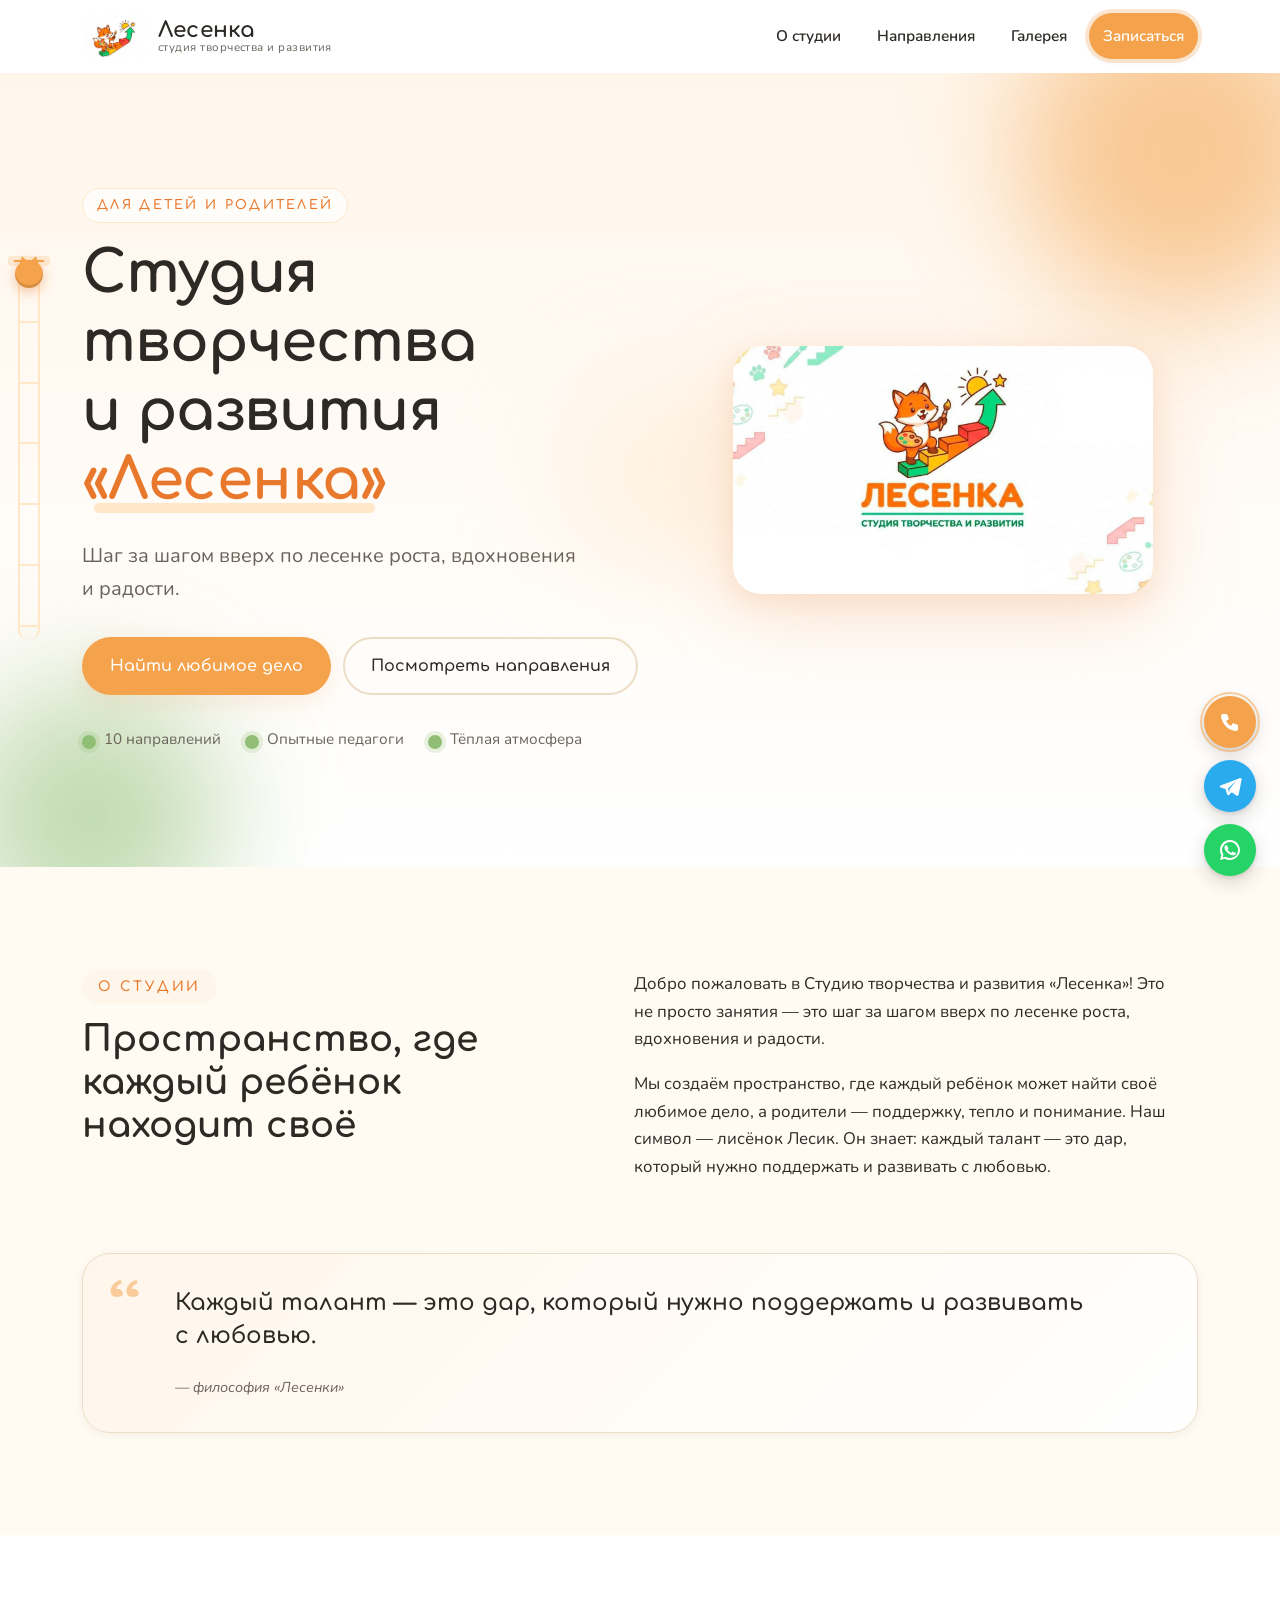
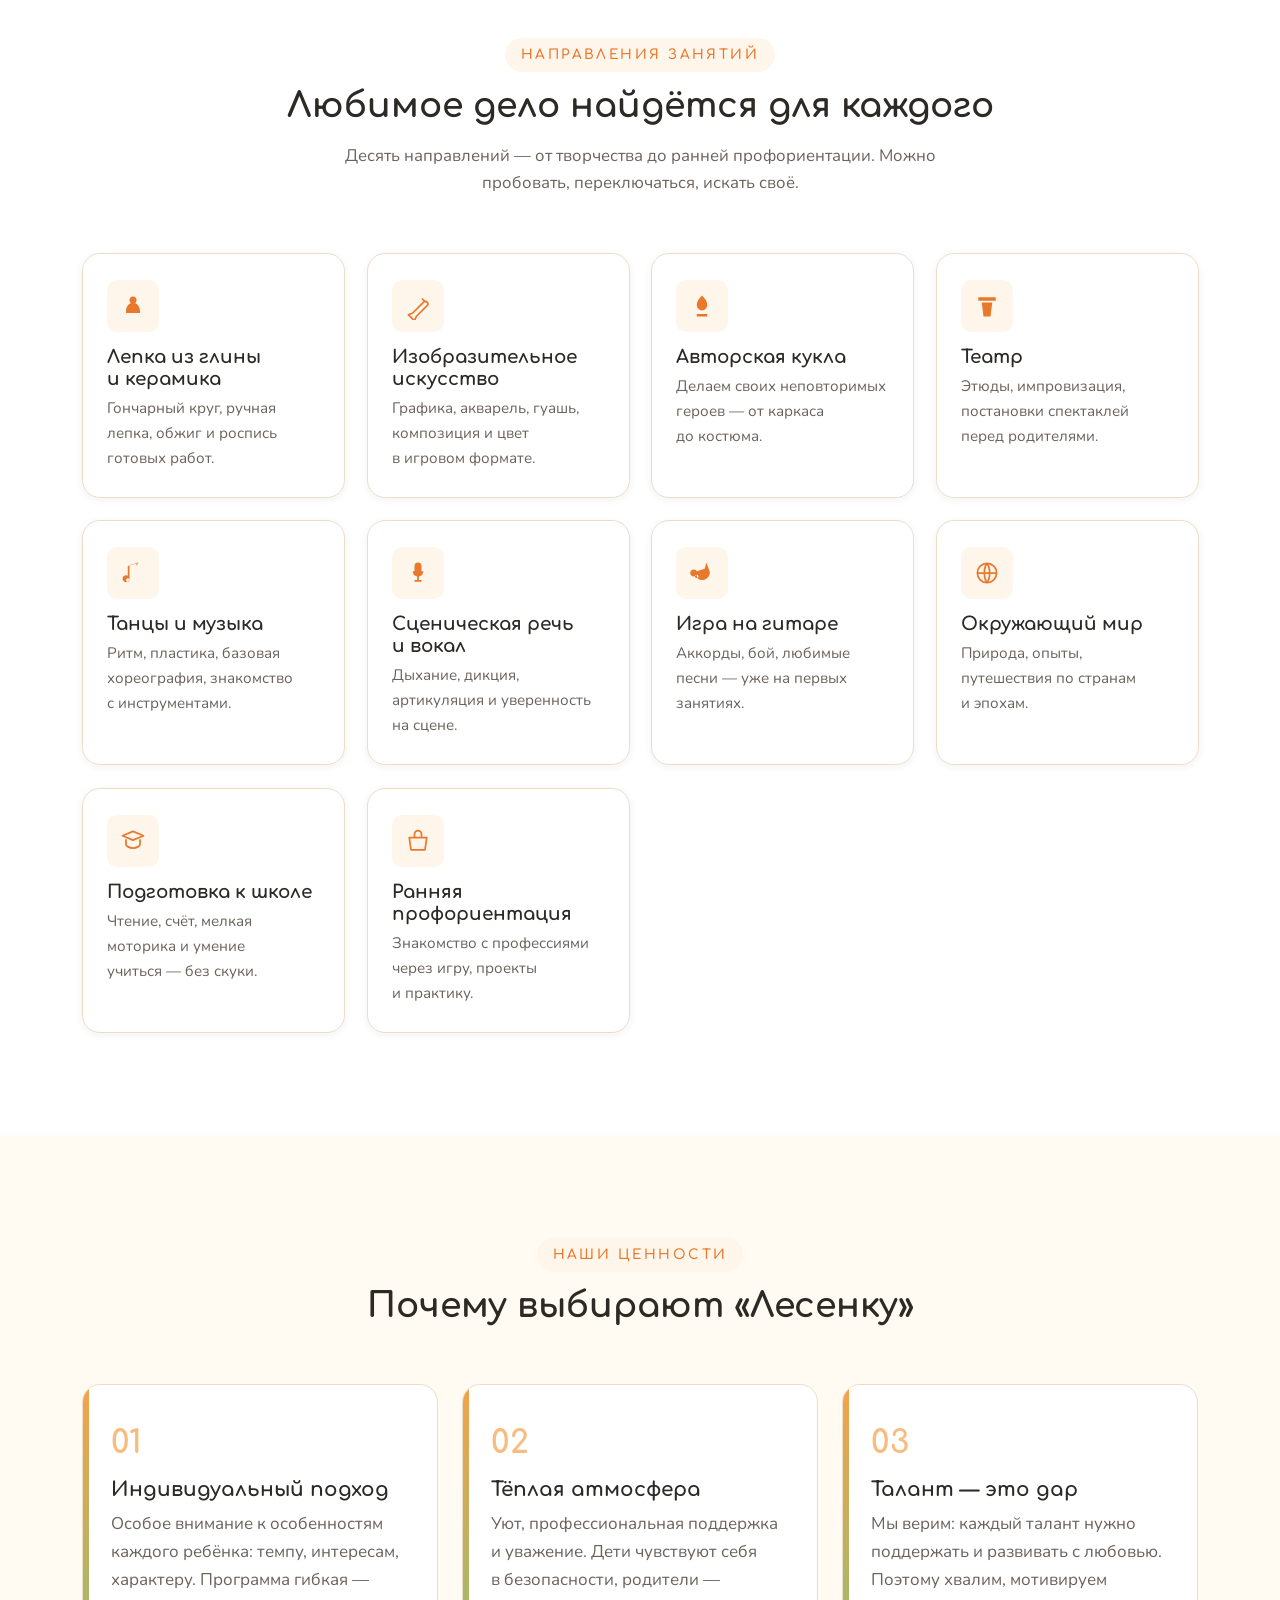
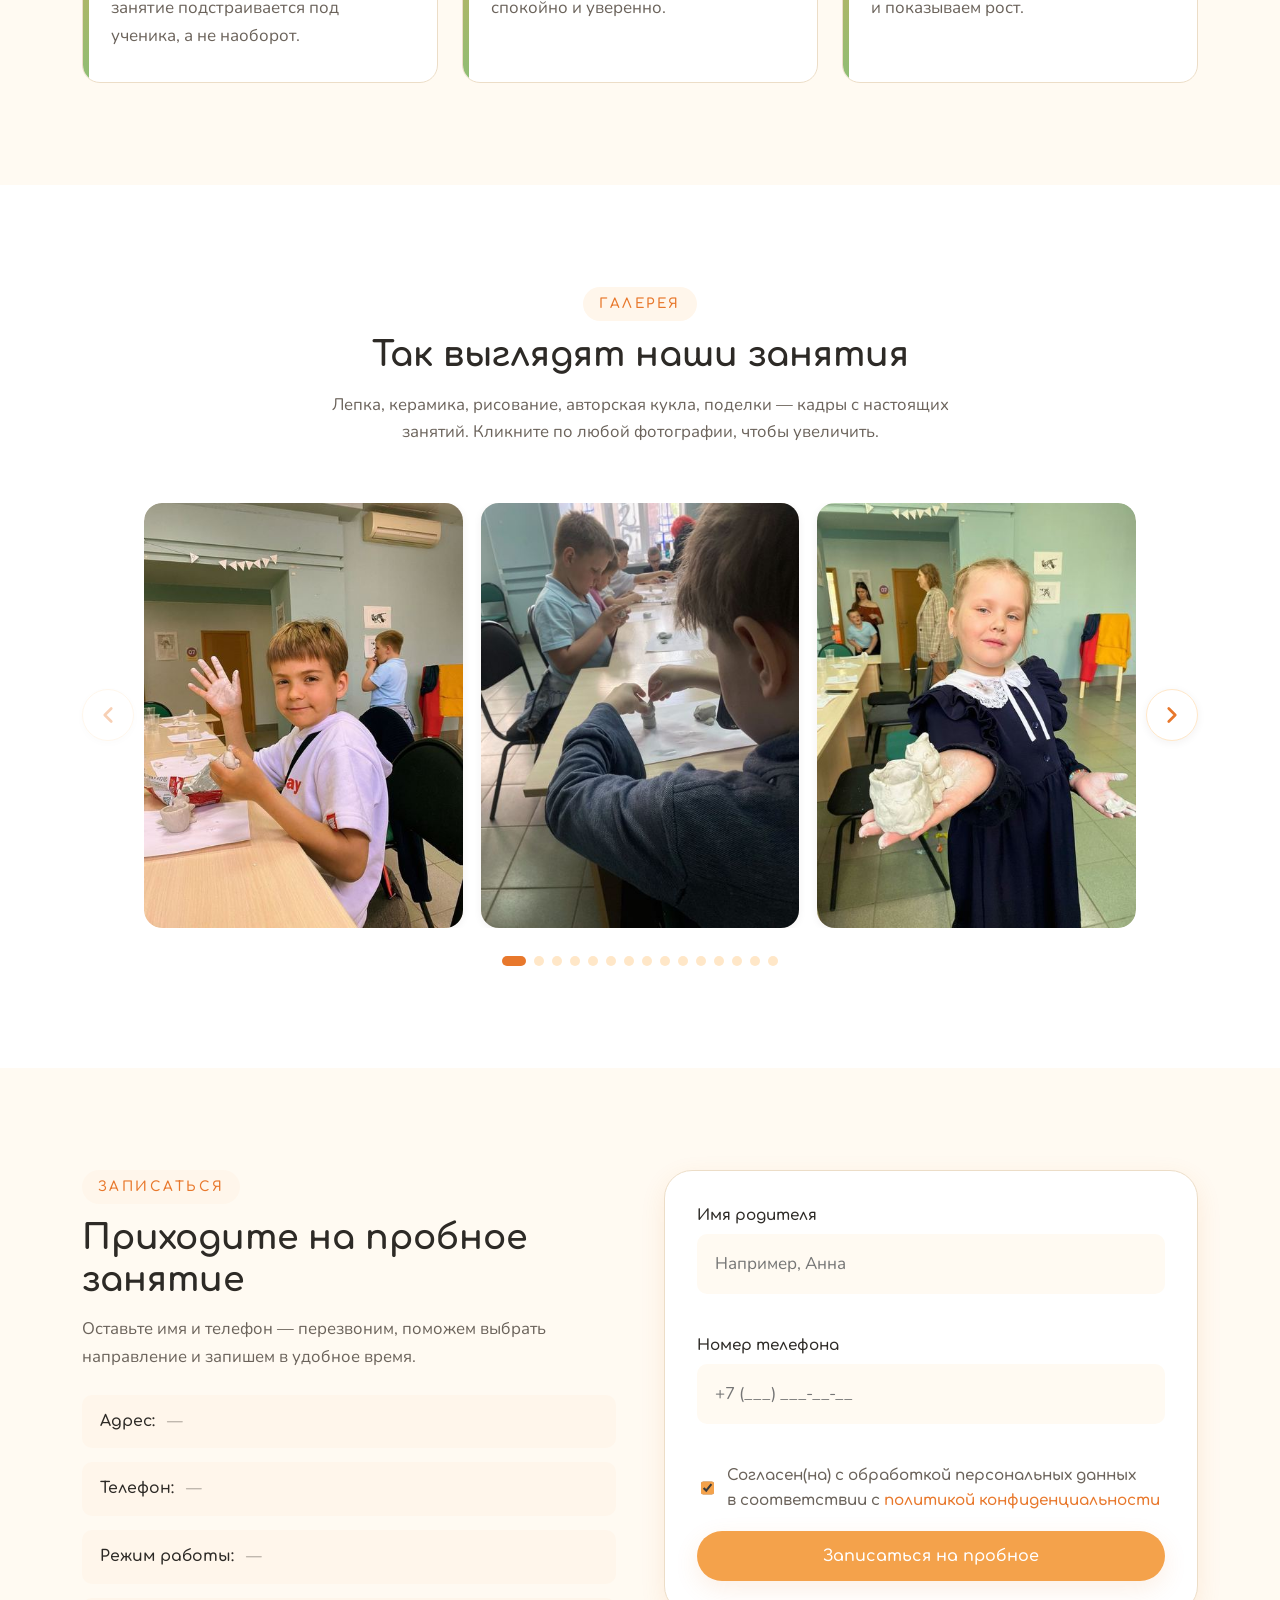
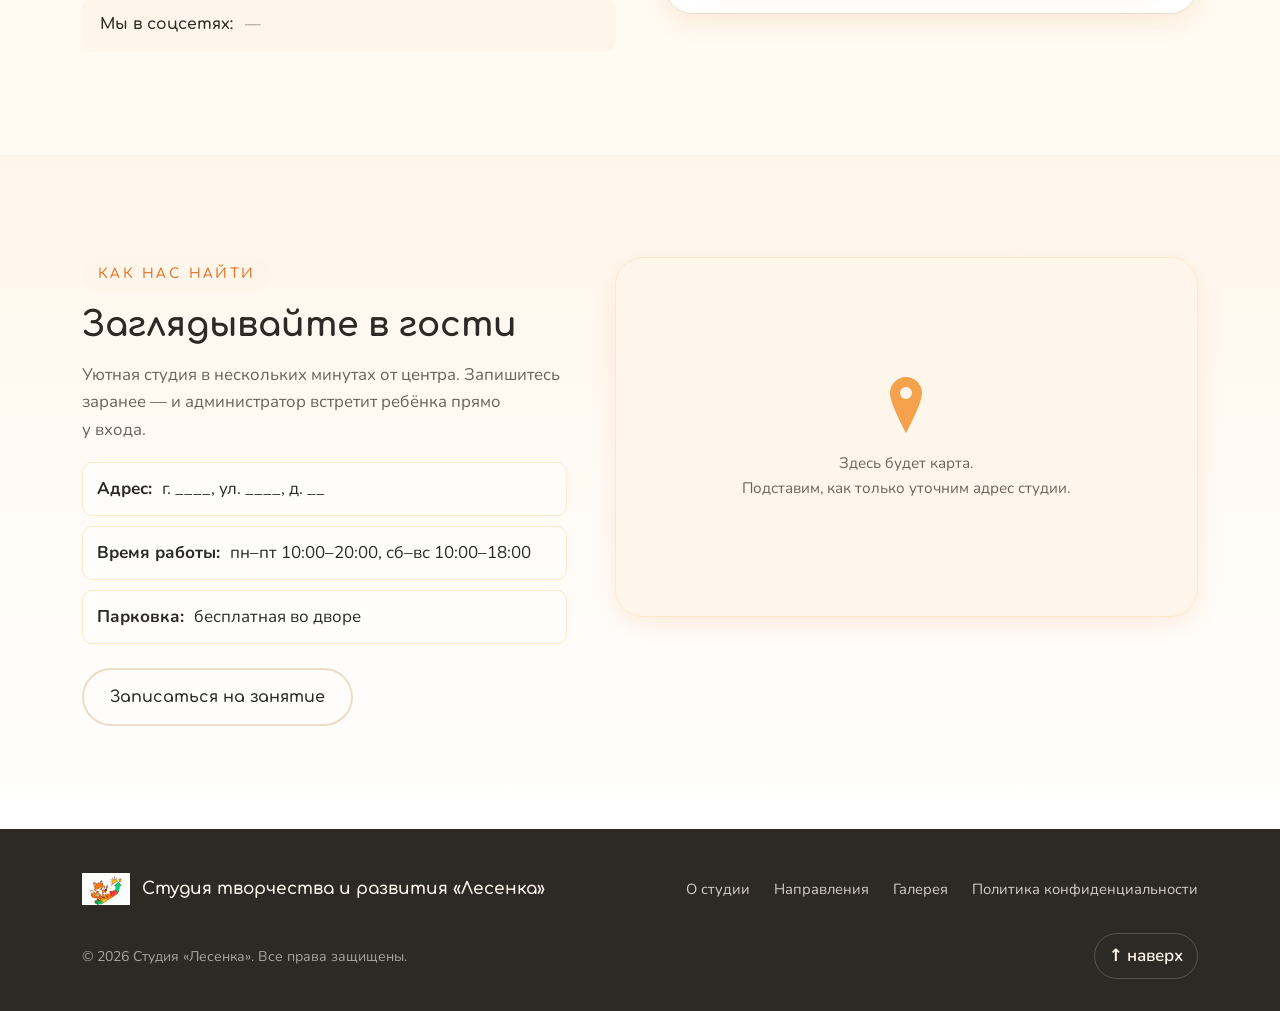
<file: index.html>
<!doctype html>
<html lang="ru">
  <head>
    <meta charset="utf-8" />
    <meta name="viewport" content="width=device-width, initial-scale=1, viewport-fit=cover" />
    <meta name="theme-color" content="#F4A24B" />

    <meta
      name="description"
      content="Студия творчества и развития «Лесенка» — лепка из глины, рисование, театр, музыка, подготовка к школе и ранняя профориентация для детей. Шаг за шагом вверх по лесенке роста, вдохновения и радости."
    />
    <meta
      name="keywords"
      content="детская студия, творчество, развитие, лепка из глины, керамика, изобразительное искусство, авторская кукла, театр, танцы, музыка, гитара, подготовка к школе, профориентация, лесенка"
    />
    <meta name="author" content="Студия «Лесенка»" />
    <meta name="format-detection" content="telephone=yes" />
    <link rel="canonical" href="https://lesenka-landing-rwghpbfs.devinapps.com/" />

    <!-- Open Graph -->
    <meta property="og:type" content="website" />
    <meta property="og:site_name" content="Студия «Лесенка»" />
    <meta property="og:locale" content="ru_RU" />
    <meta property="og:title" content="Студия творчества и развития «Лесенка»" />
    <meta property="og:description" content="Шаг за шагом вверх по лесенке роста, вдохновения и радости." />
    <meta property="og:image" content="assets/images/og-image.jpg" />
    <meta property="og:image:width" content="1200" />
    <meta property="og:image:height" content="630" />
    <meta property="og:url" content="https://lesenka-landing-rwghpbfs.devinapps.com/" />

    <!-- Twitter Card -->
    <meta name="twitter:card" content="summary_large_image" />
    <meta name="twitter:title" content="Студия творчества и развития «Лесенка»" />
    <meta name="twitter:description" content="Шаг за шагом вверх по лесенке роста, вдохновения и радости." />
    <meta name="twitter:image" content="assets/images/og-image.jpg" />

    <title>Студия творчества и развития «Лесенка» — детские занятия творчеством</title>

    <!-- Иконки -->
    <link rel="icon" type="image/x-icon" href="assets/icons/favicon.ico" sizes="any" />
    <link rel="icon" type="image/svg+xml" href="assets/icons/favicon.svg" />
    <link rel="icon" type="image/png" sizes="32x32" href="assets/icons/favicon-32.png" />
    <link rel="icon" type="image/png" sizes="16x16" href="assets/icons/favicon-16.png" />
    <link rel="apple-touch-icon" href="assets/icons/apple-touch-icon.png" />
    <link rel="manifest" href="manifest.json" />

    <!-- Шрифты -->
    <link rel="preconnect" href="https://fonts.googleapis.com" />
    <link rel="preconnect" href="https://fonts.gstatic.com" crossorigin />
    <link
      rel="stylesheet"
      href="https://fonts.googleapis.com/css2?family=Comfortaa:wght@500;600;700&family=Nunito:wght@400;600;700&display=swap"
    />

    <!-- Стили -->
    <link rel="stylesheet" href="css/style.css" />
    <link rel="preload" as="image" href="assets/images/logo-full.jpg" />

    <!-- JSON-LD schema.org для поисковиков -->
    <script type="application/ld+json">
      {
        "@context": "https://schema.org",
        "@type": "LocalBusiness",
        "@id": "https://lesenka-landing-rwghpbfs.devinapps.com/#org",
        "name": "Студия творчества и развития «Лесенка»",
        "alternateName": "Лесенка",
        "description": "Детская студия творчества и развития: лепка из глины, рисование, театр, музыка, подготовка к школе и ранняя профориентация.",
        "url": "https://lesenka-landing-rwghpbfs.devinapps.com/",
        "image": "https://lesenka-landing-rwghpbfs.devinapps.com/assets/images/og-image.jpg",
        "logo": "https://lesenka-landing-rwghpbfs.devinapps.com/assets/images/logo-fox.png",
        "telephone": "+7-000-000-00-00",
        "priceRange": "₽₽",
        "openingHoursSpecification": [
          {
            "@type": "OpeningHoursSpecification",
            "dayOfWeek": ["Monday", "Tuesday", "Wednesday", "Thursday", "Friday"],
            "opens": "10:00",
            "closes": "20:00"
          },
          {
            "@type": "OpeningHoursSpecification",
            "dayOfWeek": ["Saturday", "Sunday"],
            "opens": "10:00",
            "closes": "18:00"
          }
        ],
        "address": {
          "@type": "PostalAddress",
          "addressCountry": "RU",
          "addressLocality": "г. ____",
          "streetAddress": "ул. ____, д. __"
        }
      }
    </script>

    <!-- Yandex.Metrika (вставьте свой идентификатор счётчика вместо XXXXXXXX) -->
    <!--
    <script>
      (function(m,e,t,r,i,k,a){m[i]=m[i]||function(){(m[i].a=m[i].a||[]).push(arguments)};
      m[i].l=1*new Date();
      for (var j = 0; j < document.scripts.length; j++) {if (document.scripts[j].src === r) { return; }}
      k=e.createElement(t),a=e.getElementsByTagName(t)[0],k.async=1,k.src=r,a.parentNode.insertBefore(k,a)})
      (window, document, "script", "https://mc.yandex.ru/metrika/tag.js", "ym");
      ym(XXXXXXXX, "init", { clickmap:true, trackLinks:true, accurateTrackBounce:true, webvisor:true });
    </script>
    <noscript><div><img src="https://mc.yandex.ru/watch/XXXXXXXX" style="position:absolute; left:-9999px;" alt="" /></div></noscript>
    -->
  </head>

  <body>
    <a class="skip-link" href="#main">Перейти к содержимому</a>

    <!-- Боковая «лесенка»-индикатор скролла -->
    <aside class="scroll-ladder" aria-hidden="true">
      <div class="scroll-ladder__rail"></div>
      <div class="scroll-ladder__step" style="top: 0%"></div>
      <div class="scroll-ladder__step" style="top: 16%"></div>
      <div class="scroll-ladder__step" style="top: 32%"></div>
      <div class="scroll-ladder__step" style="top: 48%"></div>
      <div class="scroll-ladder__step" style="top: 64%"></div>
      <div class="scroll-ladder__step" style="top: 80%"></div>
      <div class="scroll-ladder__step" style="top: 96%"></div>
      <div class="scroll-ladder__fox" style="top: 0%"></div>
    </aside>

    <header class="site-header" id="top">
      <div class="container site-header__inner">
        <a class="logo" href="#top" aria-label="Студия «Лесенка» — на главную">
          <img
            src="assets/images/logo-fox.png"
            alt=""
            class="logo__img"
            width="64"
            height="42"
          />
          <span class="logo__text">
            <span class="logo__title">Лесенка</span>
            <span class="logo__sub">студия творчества и&nbsp;развития</span>
          </span>
        </a>

        <button
          class="nav-toggle"
          type="button"
          aria-expanded="false"
          aria-controls="primary-nav"
          aria-label="Открыть меню"
        >
          <span class="nav-toggle__bar"></span>
          <span class="nav-toggle__bar"></span>
          <span class="nav-toggle__bar"></span>
        </button>

        <nav class="primary-nav" id="primary-nav" aria-label="Основное меню">
          <ul class="primary-nav__list">
            <li><a href="#about" data-nav-link>О&nbsp;студии</a></li>
            <li><a href="#directions" data-nav-link>Направления</a></li>
            <li><a href="#gallery" data-nav-link>Галерея</a></li>
            <li><a class="primary-nav__cta" href="#contact" data-nav-link>Записаться</a></li>
          </ul>
        </nav>
      </div>
    </header>

    <main id="main">
      <!-- ============== HERO ============== -->
      <section class="hero" aria-labelledby="hero-title">
        <div class="hero__bg" aria-hidden="true">
          <span class="hero__blob hero__blob--1"></span>
          <span class="hero__blob hero__blob--2"></span>
          <span class="hero__blob hero__blob--3"></span>
        </div>
        <div class="container hero__inner">
          <div class="hero__content reveal">
            <p class="hero__eyebrow">для&nbsp;детей и&nbsp;родителей</p>
            <h1 id="hero-title" class="hero__title">
              Студия творчества и&nbsp;развития
              <span class="hero__title-accent">«Лесенка»</span>
            </h1>
            <p class="hero__subtitle">
              Шаг&nbsp;за&nbsp;шагом вверх по&nbsp;лесенке роста, вдохновения и&nbsp;радости.
            </p>
            <div class="hero__actions">
              <a class="btn btn--primary" href="#contact">Найти любимое дело</a>
              <a class="btn btn--ghost" href="#directions">Посмотреть направления</a>
            </div>

            <ul class="hero__bullets stagger-up" role="list">
              <li>10&nbsp;направлений</li>
              <li>Опытные педагоги</li>
              <li>Тёплая атмосфера</li>
            </ul>
          </div>

          <figure class="hero__art reveal reveal--delay-1">
            <img
              src="assets/images/logo-full.jpg"
              alt="Логотип Студии «Лесенка»: лисёнок Лесик с палитрой поднимается по разноцветной лесенке"
              class="hero__img"
              width="640"
              height="378"
              loading="eager"
              fetchpriority="high"
            />
          </figure>
        </div>
      </section>

      <!-- ============== ABOUT ============== -->
      <section class="section about" id="about" aria-labelledby="about-title">
        <div class="container about__grid">
          <header class="about__header reveal">
            <p class="section__eyebrow">о&nbsp;студии</p>
            <h2 id="about-title" class="section__title">
              Пространство, где каждый ребёнок находит&nbsp;своё
            </h2>
          </header>

          <div class="about__text reveal reveal--delay-1">
            <p>
              Добро пожаловать в&nbsp;Студию творчества и&nbsp;развития
              «Лесенка»! Это не&nbsp;просто занятия&nbsp;— это шаг
              за&nbsp;шагом вверх по&nbsp;лесенке роста, вдохновения
              и&nbsp;радости.
            </p>
            <p>
              Мы&nbsp;создаём пространство, где каждый ребёнок может найти
              своё любимое дело, а&nbsp;родители&nbsp;— поддержку, тепло
              и&nbsp;понимание. Наш символ&nbsp;— лисёнок Лесик. Он&nbsp;знает:
              каждый талант&nbsp;— это дар, который нужно поддержать
              и&nbsp;развивать с&nbsp;любовью.
            </p>
          </div>

          <figure class="about__quote reveal reveal--delay-2">
            <svg class="about__quote-mark" viewBox="0 0 32 32" aria-hidden="true">
              <path d="M10 22c-3 0-5-2-5-5 0-5 4-9 9-10l1 3c-3 1-5 3-5 5h2c2 0 4 2 4 4s-2 3-4 3h-2zm14 0c-3 0-5-2-5-5 0-5 4-9 9-10l1 3c-3 1-5 3-5 5h2c2 0 4 2 4 4s-2 3-4 3h-2z" fill="currentColor"/>
            </svg>
            <blockquote>
              <p>Каждый талант&nbsp;— это дар, который нужно поддержать и&nbsp;развивать с&nbsp;любовью.</p>
            </blockquote>
            <figcaption>— философия «Лесенки»</figcaption>
          </figure>
        </div>
      </section>

      <!-- ============== DIRECTIONS ============== -->
      <section class="section directions" id="directions" aria-labelledby="directions-title">
        <div class="container">
          <header class="section__header reveal">
            <p class="section__eyebrow">направления занятий</p>
            <h2 id="directions-title" class="section__title">
              Любимое дело найдётся для&nbsp;каждого
            </h2>
            <p class="section__lead">
              Десять направлений&nbsp;— от&nbsp;творчества до&nbsp;ранней
              профориентации. Можно пробовать, переключаться, искать своё.
            </p>
          </header>

          <ul class="directions__grid stagger-up reveal" role="list">
            <li class="direction-card">
              <span class="direction-card__icon" aria-hidden="true">
                <svg viewBox="0 0 32 32"><path d="M8 22c0-6 4-10 8-10s8 4 8 10v2H8v-2zM12 9a4 4 0 118 0 4 4 0 01-8 0z" fill="currentColor"/></svg>
              </span>
              <h3>Лепка из&nbsp;глины и&nbsp;керамика</h3>
              <p>Гончарный круг, ручная лепка, обжиг и&nbsp;роспись готовых работ.</p>
            </li>

            <li class="direction-card">
              <span class="direction-card__icon" aria-hidden="true">
                <svg viewBox="0 0 32 32"><path d="M5 26l5-2 13-13a3 3 0 014 4L14 28l-2 5-7-7zM21 8l3 3" stroke="currentColor" stroke-width="2" fill="none" stroke-linecap="round" stroke-linejoin="round"/></svg>
              </span>
              <h3>Изобразительное искусство</h3>
              <p>Графика, акварель, гуашь, композиция и&nbsp;цвет в&nbsp;игровом формате.</p>
            </li>

            <li class="direction-card">
              <span class="direction-card__icon" aria-hidden="true">
                <svg viewBox="0 0 32 32"><path d="M16 4c4 4 6 7 6 11a6 6 0 11-12 0c0-4 2-7 6-11zM10 25h12v3H10z" fill="currentColor"/></svg>
              </span>
              <h3>Авторская кукла</h3>
              <p>Делаем своих неповторимых героев&nbsp;— от&nbsp;каркаса до&nbsp;костюма.</p>
            </li>

            <li class="direction-card">
              <span class="direction-card__icon" aria-hidden="true">
                <svg viewBox="0 0 32 32"><path d="M6 6h20v4H6zM10 12h12l-2 16h-8z" fill="currentColor"/></svg>
              </span>
              <h3>Театр</h3>
              <p>Этюды, импровизация, постановки спектаклей перед родителями.</p>
            </li>

            <li class="direction-card">
              <span class="direction-card__icon" aria-hidden="true">
                <svg viewBox="0 0 32 32"><path d="M22 4l-10 3v15a4 4 0 11-2-3V8l10-3v3zm-12 22a2 2 0 100-4 2 2 0 000 4z" fill="currentColor"/></svg>
              </span>
              <h3>Танцы и&nbsp;музыка</h3>
              <p>Ритм, пластика, базовая хореография, знакомство с&nbsp;инструментами.</p>
            </li>

            <li class="direction-card">
              <span class="direction-card__icon" aria-hidden="true">
                <svg viewBox="0 0 32 32"><path d="M16 4a4 4 0 014 4v6a4 4 0 11-8 0V8a4 4 0 014-4zM10 14h2a4 4 0 008 0h2a6 6 0 01-5 5.9V24h3v2H12v-2h3v-4.1A6 6 0 0110 14z" fill="currentColor"/></svg>
              </span>
              <h3>Сценическая речь и&nbsp;вокал</h3>
              <p>Дыхание, дикция, артикуляция и&nbsp;уверенность на&nbsp;сцене.</p>
            </li>

            <li class="direction-card">
              <span class="direction-card__icon" aria-hidden="true">
                <svg viewBox="0 0 32 32"><path d="M21 4l-2 7-9 3a4 4 0 100 4c0 4 2 6 6 6 5 0 9-4 9-9l-4-11zM10 18a2 2 0 110 4 2 2 0 010-4z" fill="currentColor"/></svg>
              </span>
              <h3>Игра на&nbsp;гитаре</h3>
              <p>Аккорды, бой, любимые песни&nbsp;— уже на&nbsp;первых занятиях.</p>
            </li>

            <li class="direction-card">
              <span class="direction-card__icon" aria-hidden="true">
                <svg viewBox="0 0 32 32"><circle cx="16" cy="16" r="11" stroke="currentColor" stroke-width="2" fill="none"/><path d="M5 16h22M16 5c4 5 4 17 0 22M16 5c-4 5-4 17 0 22" stroke="currentColor" stroke-width="2" fill="none"/></svg>
              </span>
              <h3>Окружающий мир</h3>
              <p>Природа, опыты, путешествия по&nbsp;странам и&nbsp;эпохам.</p>
            </li>

            <li class="direction-card">
              <span class="direction-card__icon" aria-hidden="true">
                <svg viewBox="0 0 32 32"><path d="M4 10l12-5 12 5-12 5L4 10zm4 4v6c0 2 4 4 8 4s8-2 8-4v-6" stroke="currentColor" stroke-width="2" fill="none" stroke-linejoin="round"/></svg>
              </span>
              <h3>Подготовка к&nbsp;школе</h3>
              <p>Чтение, счёт, мелкая моторика и&nbsp;умение учиться&nbsp;— без скуки.</p>
            </li>

            <li class="direction-card">
              <span class="direction-card__icon" aria-hidden="true">
                <svg viewBox="0 0 32 32"><path d="M6 12h20l-2 14H8L6 12zM12 12V8a4 4 0 018 0v4" stroke="currentColor" stroke-width="2" fill="none" stroke-linejoin="round"/></svg>
              </span>
              <h3>Ранняя профориентация</h3>
              <p>Знакомство с&nbsp;профессиями через игру, проекты и&nbsp;практику.</p>
            </li>
          </ul>
        </div>
      </section>

      <!-- ============== VALUES ============== -->
      <section class="section values" id="values" aria-labelledby="values-title">
        <div class="container">
          <header class="section__header reveal">
            <p class="section__eyebrow">наши ценности</p>
            <h2 id="values-title" class="section__title">Почему выбирают «Лесенку»</h2>
          </header>

          <div class="values__grid stagger-up reveal">
            <article class="value-card">
              <div class="value-card__num" aria-hidden="true">01</div>
              <h3>Индивидуальный подход</h3>
              <p>
                Особое внимание к&nbsp;особенностям каждого ребёнка: темпу, интересам,
                характеру. Программа гибкая&nbsp;— занятие подстраивается под ученика,
                а&nbsp;не&nbsp;наоборот.
              </p>
            </article>

            <article class="value-card">
              <div class="value-card__num" aria-hidden="true">02</div>
              <h3>Тёплая атмосфера</h3>
              <p>
                Уют, профессиональная поддержка и&nbsp;уважение. Дети чувствуют себя
                в&nbsp;безопасности, родители&nbsp;— спокойно и&nbsp;уверенно.
              </p>
            </article>

            <article class="value-card">
              <div class="value-card__num" aria-hidden="true">03</div>
              <h3>Талант&nbsp;— это дар</h3>
              <p>
                Мы&nbsp;верим: каждый талант нужно поддержать и&nbsp;развивать
                с&nbsp;любовью. Поэтому хвалим, мотивируем и&nbsp;показываем рост.
              </p>
            </article>
          </div>
        </div>
      </section>

      <!-- ============== GALLERY ============== -->
      <section class="section gallery" id="gallery" aria-labelledby="gallery-title">
        <div class="container">
          <header class="section__header reveal">
            <p class="section__eyebrow">галерея</p>
            <h2 id="gallery-title" class="section__title">Так выглядят наши занятия</h2>
            <p class="section__lead">
              Лепка, керамика, рисование, авторская кукла, поделки&nbsp;—
              кадры с&nbsp;настоящих занятий. Кликните по&nbsp;любой фотографии,
              чтобы увеличить.
            </p>
          </header>

          <div class="carousel reveal" aria-roledescription="карусель" aria-label="Фотогалерея занятий">
            <button type="button" class="carousel__arrow carousel__arrow--prev" aria-label="Предыдущее фото">
              <svg viewBox="0 0 24 24" aria-hidden="true"><path d="M15 6l-6 6 6 6" stroke="currentColor" stroke-width="2.5" fill="none" stroke-linecap="round" stroke-linejoin="round"/></svg>
            </button>
            <div class="carousel__viewport">
              <ul class="carousel__track" role="list">
                <li class="carousel__slide"><button type="button" class="gallery__item" data-full="assets/images/gallery/gallery-01.jpg" aria-label="Открыть фото 1"><img src="assets/images/gallery/gallery-01-thumb.jpg" alt="Мальчик с глиняной поделкой показывает испачканную глиной ладошку" loading="lazy" width="450" height="600" /></button></li>
                <li class="carousel__slide"><button type="button" class="gallery__item" data-full="assets/images/gallery/gallery-02.jpg" aria-label="Открыть фото 2"><img src="assets/images/gallery/gallery-02-thumb.jpg" alt="Мальчик лепит фигурку из серой глины за столом" loading="lazy" width="450" height="600" /></button></li>
                <li class="carousel__slide"><button type="button" class="gallery__item" data-full="assets/images/gallery/gallery-03.jpg" aria-label="Открыть фото 3"><img src="assets/images/gallery/gallery-03-thumb.jpg" alt="Дети сосредоточенно лепят из глины за длинным столом" loading="lazy" width="450" height="600" /></button></li>
                <li class="carousel__slide"><button type="button" class="gallery__item" data-full="assets/images/gallery/gallery-04.jpg" aria-label="Открыть фото 4"><img src="assets/images/gallery/gallery-04-thumb.jpg" alt="Девочка в школьной форме держит вылепленные из глины поделки" loading="lazy" width="600" height="450" /></button></li>
                <li class="carousel__slide"><button type="button" class="gallery__item" data-full="assets/images/gallery/gallery-05.jpg" aria-label="Открыть фото 5"><img src="assets/images/gallery/gallery-05-thumb.jpg" alt="Педагог помогает ребёнку лепить из глины на занятии" loading="lazy" width="399" height="600" /></button></li>
                <li class="carousel__slide"><button type="button" class="gallery__item" data-full="assets/images/gallery/gallery-06.jpg" aria-label="Открыть фото 6"><img src="assets/images/gallery/gallery-06-thumb.jpg" alt="Ребёнок занят лепкой за столом" loading="lazy" width="450" height="600" /></button></li>
                <li class="carousel__slide"><button type="button" class="gallery__item" data-full="assets/images/gallery/gallery-07.jpg" aria-label="Открыть фото 7"><img src="assets/images/gallery/gallery-07-thumb.jpg" alt="Детские руки разминают пластичную белую массу" loading="lazy" width="337" height="600" /></button></li>
                <li class="carousel__slide"><button type="button" class="gallery__item" data-full="assets/images/gallery/gallery-08.jpg" aria-label="Открыть фото 8"><img src="assets/images/gallery/gallery-08-thumb.jpg" alt="Ребёнок расписывает гуашью фигурку рыбы" loading="lazy" width="337" height="600" /></button></li>
                <li class="carousel__slide"><button type="button" class="gallery__item" data-full="assets/images/gallery/gallery-09.jpg" aria-label="Открыть фото 9"><img src="assets/images/gallery/gallery-09-thumb.jpg" alt="Мальчик расписывает белую фигурку с бабочками акварелью" loading="lazy" width="337" height="600" /></button></li>
                <li class="carousel__slide"><button type="button" class="gallery__item" data-full="assets/images/gallery/gallery-10.jpg" aria-label="Открыть фото 10"><img src="assets/images/gallery/gallery-10-thumb.jpg" alt="Ребёнок дорисовывает кистью лепную фигурку снегиря" loading="lazy" width="337" height="600" /></button></li>
                <li class="carousel__slide"><button type="button" class="gallery__item" data-full="assets/images/gallery/gallery-11.jpg" aria-label="Открыть фото 11"><img src="assets/images/gallery/gallery-11-thumb.jpg" alt="Готовая раскрашенная фигурка снегиря на веточке" loading="lazy" width="337" height="600" /></button></li>
                <li class="carousel__slide"><button type="button" class="gallery__item" data-full="assets/images/gallery/gallery-12.jpg" aria-label="Открыть фото 12"><img src="assets/images/gallery/gallery-12-thumb.jpg" alt="Ребёнок расписывает ветку для композиции со снегирём" loading="lazy" width="363" height="600" /></button></li>
                <li class="carousel__slide"><button type="button" class="gallery__item" data-full="assets/images/gallery/gallery-13.jpg" aria-label="Открыть фото 13"><img src="assets/images/gallery/gallery-13-thumb.jpg" alt="Детские руки собирают композицию из глиняной заготовки и веток" loading="lazy" width="337" height="600" /></button></li>
                <li class="carousel__slide"><button type="button" class="gallery__item" data-full="assets/images/gallery/gallery-14.jpg" aria-label="Открыть фото 14"><img src="assets/images/gallery/gallery-14-thumb.jpg" alt="Девочка-подросток рисует акварельный портрет на занятии" loading="lazy" width="524" height="600" /></button></li>
                <li class="carousel__slide"><button type="button" class="gallery__item" data-full="assets/images/gallery/gallery-15.jpg" aria-label="Открыть фото 15"><img src="assets/images/gallery/gallery-15-thumb.jpg" alt="Картонный домик-поделка с зелёной травой и крыльцом, выполненный детьми" loading="lazy" width="337" height="600" /></button></li>
              </ul>
            </div>
            <button type="button" class="carousel__arrow carousel__arrow--next" aria-label="Следующее фото">
              <svg viewBox="0 0 24 24" aria-hidden="true"><path d="M9 6l6 6-6 6" stroke="currentColor" stroke-width="2.5" fill="none" stroke-linecap="round" stroke-linejoin="round"/></svg>
            </button>
            <div class="carousel__dots" role="tablist" aria-label="Слайды"></div>
          </div>
        </div>
      </section>

      <!-- ============== CONTACT ============== -->
      <section class="section contact" id="contact" aria-labelledby="contact-title">
        <div class="container contact__grid">
          <div class="contact__intro reveal">
            <p class="section__eyebrow">записаться</p>
            <h2 id="contact-title" class="section__title">
              Приходите на&nbsp;пробное занятие
            </h2>
            <p class="section__lead">
              Оставьте имя и&nbsp;телефон&nbsp;— перезвоним, поможем выбрать
              направление и&nbsp;запишем в&nbsp;удобное время.
            </p>

            <ul class="contact__info" role="list">
              <li>
                <strong>Адрес:</strong>
                <span class="placeholder-dash" aria-label="уточняется">—</span>
              </li>
              <li>
                <strong>Телефон:</strong>
                <span class="placeholder-dash" aria-label="уточняется">—</span>
              </li>
              <li>
                <strong>Режим работы:</strong>
                <span class="placeholder-dash" aria-label="уточняется">—</span>
              </li>
              <li class="contact__socials">
                <strong>Мы&nbsp;в&nbsp;соцсетях:</strong>
                <span class="placeholder-dash" aria-label="уточняется">—</span>
              </li>
            </ul>
          </div>

          <form class="contact__form reveal reveal--delay-1" id="contact-form" novalidate>
            <div class="field">
              <label for="parent-name">Имя родителя</label>
              <input
                type="text"
                id="parent-name"
                name="name"
                autocomplete="name"
                placeholder="Например, Анна"
                required
                minlength="2"
              />
              <span class="field__error" data-error-for="parent-name"></span>
            </div>

            <div class="field">
              <label for="parent-phone">Номер телефона</label>
              <input
                type="tel"
                id="parent-phone"
                name="phone"
                autocomplete="tel"
                placeholder="+7 (___) ___-__-__"
                required
                pattern="^[\d\s\-\+\(\)]{10,20}$"
              />
              <span class="field__error" data-error-for="parent-phone"></span>
            </div>

            <div class="field field--checkbox">
              <input type="checkbox" id="consent" name="consent" required checked />
              <label for="consent">
                Согласен(на) с&nbsp;обработкой персональных данных в&nbsp;соответствии
                с&nbsp;<a href="privacy.html" target="_blank" rel="noopener">политикой конфиденциальности</a>
              </label>
            </div>

            <button type="submit" class="btn btn--primary btn--full">
              Записаться на&nbsp;пробное
            </button>

            <p class="contact__form-success" hidden role="status">
              Спасибо! Мы&nbsp;свяжемся с&nbsp;вами в&nbsp;ближайшее время.
            </p>
          </form>
        </div>
      </section>

      <!-- ============== MAP / HOW TO FIND US ============== -->
      <section class="section section--alt findus" id="findus" aria-labelledby="findus-title">
        <div class="container findus__grid">
          <header class="findus__header reveal">
            <p class="section__eyebrow">как нас найти</p>
            <h2 id="findus-title" class="section__title">Заглядывайте в&nbsp;гости</h2>
            <p class="section__lead">
              Уютная студия в&nbsp;нескольких минутах от&nbsp;центра.
              Запишитесь заранее&nbsp;— и&nbsp;администратор встретит
              ребёнка прямо у&nbsp;входа.
            </p>
            <ul class="findus__info" role="list">
              <li><strong>Адрес:</strong> г.&nbsp;____, ул.&nbsp;____, д.&nbsp;__</li>
              <li><strong>Время работы:</strong> пн–пт 10:00–20:00, сб–вс 10:00–18:00</li>
              <li><strong>Парковка:</strong> бесплатная во&nbsp;дворе</li>
            </ul>
            <a class="btn btn--ghost" href="#contact">Записаться на&nbsp;занятие</a>
          </header>

          <div class="findus__map reveal reveal--delay-1" aria-label="Карта расположения студии">
            <!-- Плейсхолдер карты. Вставьте сюда iframe Яндекс.Карт или Google Maps,
                 когда уточните точный адрес. Пример:
                 <iframe src="https://yandex.ru/map-widget/v1/?..." width="100%" height="380" frameborder="0"></iframe>
            -->
            <div class="findus__map-placeholder" aria-hidden="true">
              <svg viewBox="0 0 64 64" width="64" height="64">
                <path d="M32 4a16 16 0 0116 16c0 11-16 40-16 40S16 31 16 20A16 16 0 0132 4zm0 22a6 6 0 100-12 6 6 0 000 12z" fill="currentColor"/>
              </svg>
              <p>Здесь будет карта.<br>Подставим, как только уточним адрес студии.</p>
            </div>
          </div>
        </div>
      </section>
    </main>

    <footer class="site-footer">
      <div class="container site-footer__inner">
        <div class="site-footer__brand">
          <img src="assets/images/logo-fox.png" alt="" width="48" height="32" />
          <span>Студия творчества и&nbsp;развития «Лесенка»</span>
        </div>
        <nav class="site-footer__links" aria-label="Дополнительные ссылки">
          <a href="#about">О&nbsp;студии</a>
          <a href="#directions">Направления</a>
          <a href="#gallery">Галерея</a>
          <a href="privacy.html">Политика конфиденциальности</a>
        </nav>
        <p class="site-footer__copy">
          © <span id="year">2026</span> Студия «Лесенка». Все&nbsp;права защищены.
        </p>
        <a class="site-footer__top" href="#top" aria-label="Наверх">↑&nbsp;наверх</a>
      </div>
    </footer>

    <!-- ============== FLOATING CONTACT BUTTONS (mobile-first) ============== -->
    <div class="fab" aria-label="Быстрая связь">
      <a class="fab__btn fab__btn--call" href="tel:+70000000000" aria-label="Позвонить">
        <svg viewBox="0 0 24 24" aria-hidden="true"><path d="M5 4h4l2 5-3 2a12 12 0 005 5l2-3 5 2v4a2 2 0 01-2 2A17 17 0 013 6a2 2 0 012-2z" fill="currentColor"/></svg>
      </a>
      <a class="fab__btn fab__btn--tg" href="https://t.me/" target="_blank" rel="noopener" aria-label="Написать в Telegram">
        <svg viewBox="0 0 24 24" aria-hidden="true"><path d="M21 4.4L2.5 11.5c-1 .4-1 1.7.1 2L7.5 15l1.7 5.5c.3.9 1.4 1.1 2 .3l2.6-2.6 4.6 3.4c.8.6 2 .2 2.2-.8l3-15c.2-1.2-1-2.2-2.6-1.4zM10 14.4l8-7.3-6.5 8.2-.4 3.7-1.1-4.6z" fill="currentColor"/></svg>
      </a>
      <a class="fab__btn fab__btn--wa" href="https://wa.me/" target="_blank" rel="noopener" aria-label="Написать в WhatsApp">
        <svg viewBox="0 0 24 24" aria-hidden="true"><path d="M12 2a10 10 0 00-8.6 15.1L2 22l5-1.3A10 10 0 1012 2zm0 18a8 8 0 01-4-1.1l-.3-.2-3 .8.8-2.9-.2-.3A8 8 0 1112 20zm4.4-5.6c-.2-.1-1.4-.7-1.6-.8-.2-.1-.4-.1-.5.1-.2.2-.6.8-.7.9-.1.1-.2.2-.5.1-.2-.1-1-.4-2-1.3-.7-.7-1.2-1.5-1.4-1.7-.1-.2 0-.4.1-.5.1-.1.3-.3.4-.5.1-.1.2-.2.2-.4 0-.2 0-.4-.1-.5L9 7.5c-.1-.2-.3-.2-.5-.2h-.4c-.2 0-.5.1-.7.3-.2.2-.9.9-.9 2.2 0 1.3 1 2.6 1.1 2.7.1.2 2 3 4.7 4.1.7.3 1.2.5 1.7.6.7.2 1.3.2 1.8.1.6-.1 1.6-.6 1.8-1.3.2-.6.2-1.2.2-1.3-.1-.1-.2-.2-.4-.2z" fill="currentColor"/></svg>
      </a>
    </div>

    <!-- ============== LIGHTBOX ============== -->
    <div class="lightbox" id="lightbox" role="dialog" aria-modal="true" aria-label="Просмотр фотографии" hidden>
      <button class="lightbox__close" type="button" aria-label="Закрыть">×</button>
      <button class="lightbox__prev" type="button" aria-label="Предыдущая">‹</button>
      <button class="lightbox__next" type="button" aria-label="Следующая">›</button>
      <figure class="lightbox__figure">
        <img class="lightbox__img" alt="" />
        <figcaption class="lightbox__caption" aria-live="polite"></figcaption>
      </figure>
    </div>

    <script src="js/main.js" defer></script>
  </body>
</html>
</file>
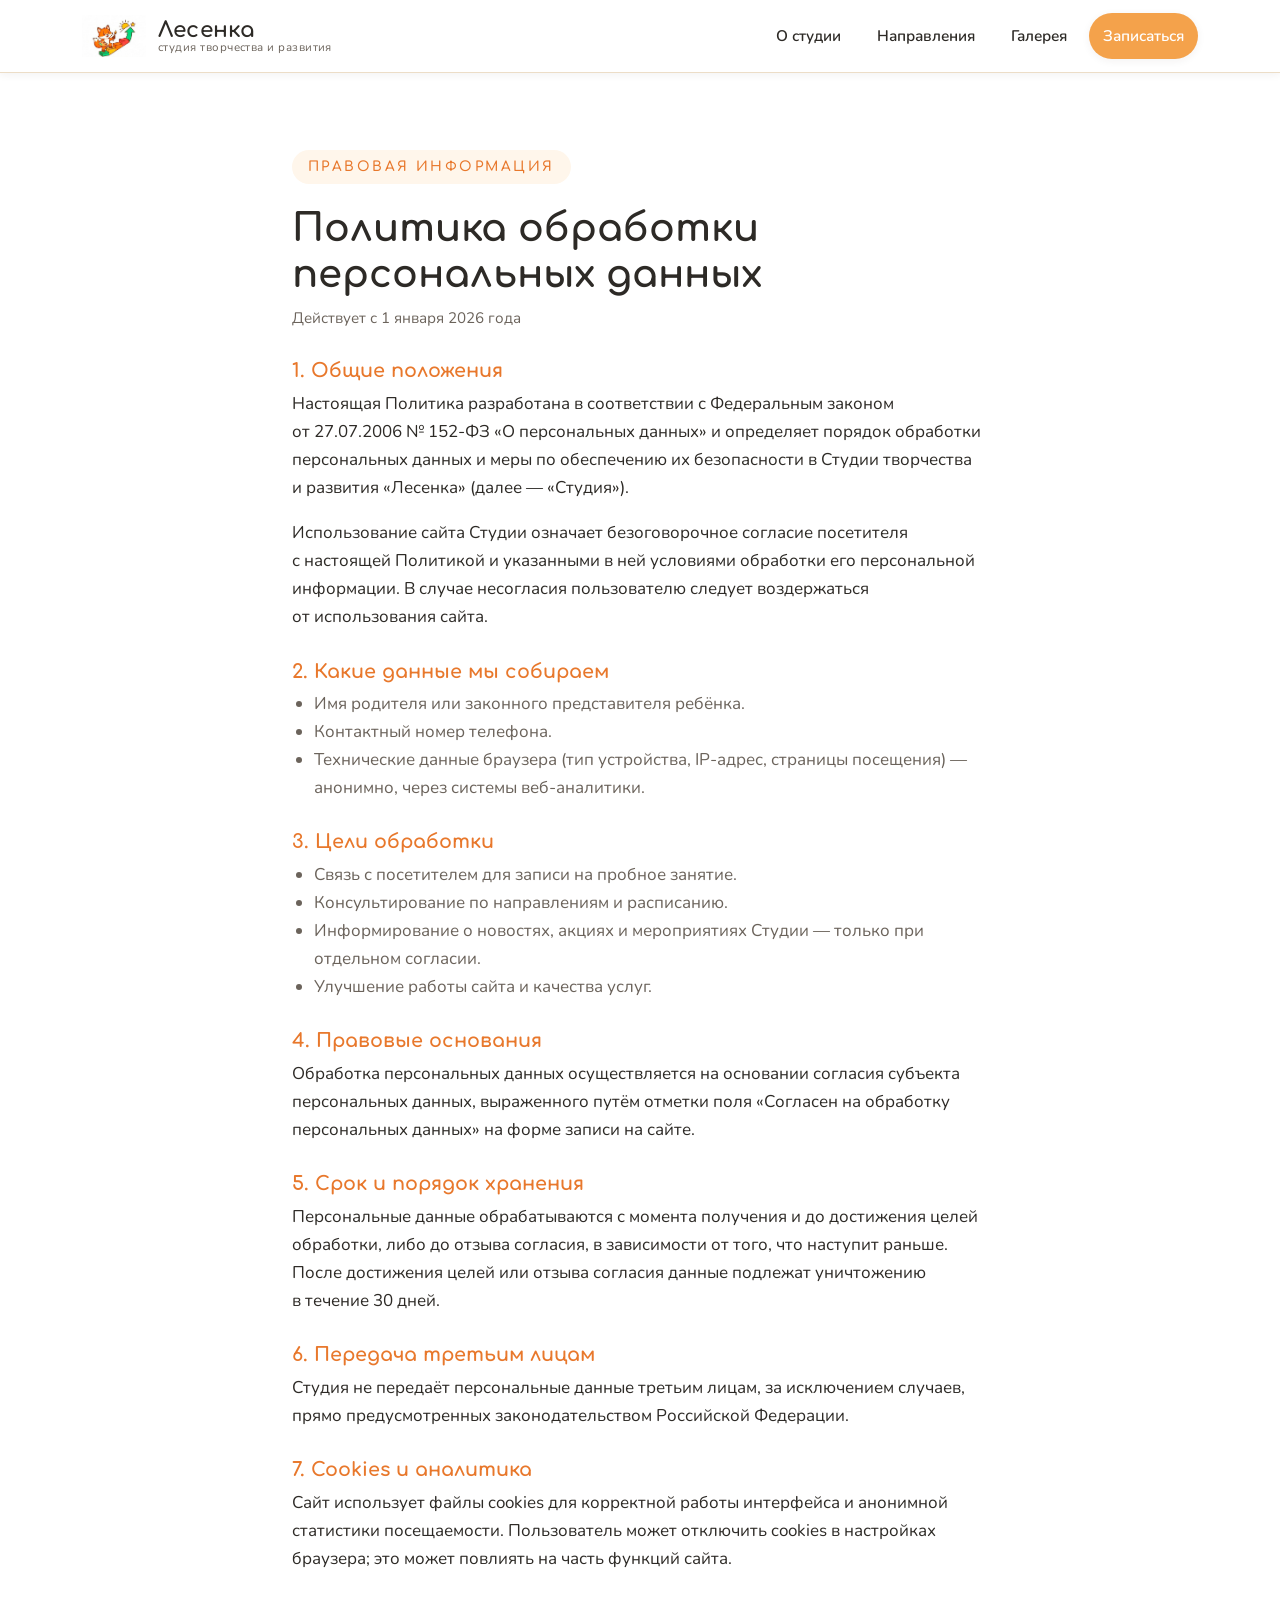
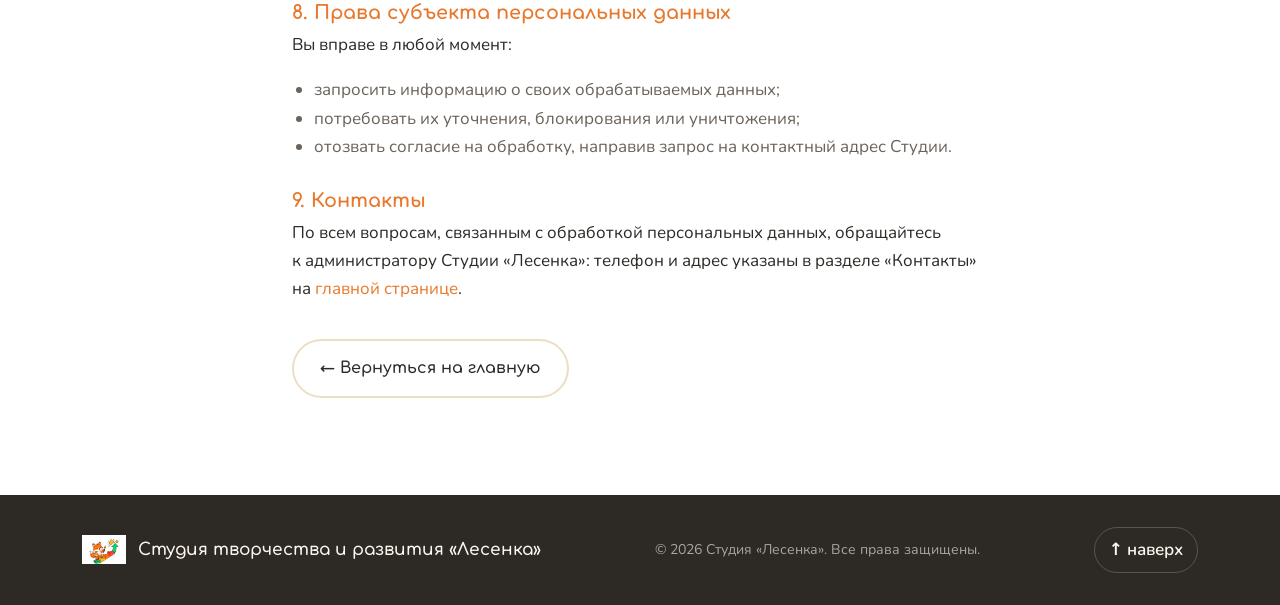
<file: privacy.html>
<!doctype html>
<html lang="ru">
  <head>
    <meta charset="utf-8" />
    <meta name="viewport" content="width=device-width, initial-scale=1, viewport-fit=cover" />
    <meta name="theme-color" content="#F4A24B" />
    <meta name="description" content="Политика обработки персональных данных Студии творчества и развития «Лесенка»." />
    <meta name="robots" content="noindex, follow" />
    <title>Политика конфиденциальности — Студия «Лесенка»</title>

    <link rel="icon" type="image/x-icon" href="assets/icons/favicon.ico" sizes="any" />
    <link rel="icon" type="image/svg+xml" href="assets/icons/favicon.svg" />
    <link rel="icon" type="image/png" sizes="32x32" href="assets/icons/favicon-32.png" />
    <link rel="apple-touch-icon" href="assets/icons/apple-touch-icon.png" />

    <link rel="preconnect" href="https://fonts.googleapis.com" />
    <link rel="preconnect" href="https://fonts.gstatic.com" crossorigin />
    <link
      rel="stylesheet"
      href="https://fonts.googleapis.com/css2?family=Comfortaa:wght@500;600;700&family=Nunito:wght@400;600;700&display=swap"
    />
    <link rel="stylesheet" href="css/style.css" />
  </head>
  <body class="page--legal">
    <a class="skip-link" href="#main">Перейти к содержимому</a>

    <header class="site-header is-scrolled" id="top">
      <div class="container site-header__inner">
        <a class="logo" href="index.html" aria-label="Студия «Лесенка» — на главную">
          <img src="assets/images/logo-fox.png" alt="" class="logo__img" width="56" height="40" />
          <span class="logo__text">
            <span class="logo__title">Лесенка</span>
            <span class="logo__sub">студия творчества и&nbsp;развития</span>
          </span>
        </a>
        <nav class="primary-nav" aria-label="Основное меню">
          <ul class="primary-nav__list">
            <li><a href="index.html#about">О&nbsp;студии</a></li>
            <li><a href="index.html#directions">Направления</a></li>
            <li><a href="index.html#gallery">Галерея</a></li>
            <li><a class="primary-nav__cta" href="index.html#contact">Записаться</a></li>
          </ul>
        </nav>
      </div>
    </header>

    <main id="main" class="legal-page">
      <article class="container legal-page__content">
        <p class="section__eyebrow">правовая информация</p>
        <h1 class="legal-page__title">Политика обработки персональных данных</h1>
        <p class="legal-page__meta">Действует с&nbsp;1&nbsp;января 2026&nbsp;года</p>

        <h2>1. Общие положения</h2>
        <p>
          Настоящая Политика разработана в&nbsp;соответствии с&nbsp;Федеральным
          законом от&nbsp;27.07.2006 № 152-ФЗ «О&nbsp;персональных данных»
          и&nbsp;определяет порядок обработки персональных данных
          и&nbsp;меры по&nbsp;обеспечению их&nbsp;безопасности
          в&nbsp;Студии творчества и&nbsp;развития «Лесенка»
          (далее&nbsp;— «Студия»).
        </p>
        <p>
          Использование сайта Студии означает безоговорочное согласие
          посетителя с&nbsp;настоящей Политикой и&nbsp;указанными в&nbsp;ней
          условиями обработки его&nbsp;персональной информации.
          В&nbsp;случае несогласия пользователю следует воздержаться
          от&nbsp;использования сайта.
        </p>

        <h2>2. Какие данные мы&nbsp;собираем</h2>
        <ul>
          <li>Имя родителя или законного представителя ребёнка.</li>
          <li>Контактный номер телефона.</li>
          <li>
            Технические данные браузера (тип устройства, IP-адрес,
            страницы посещения)&nbsp;— анонимно, через системы веб-аналитики.
          </li>
        </ul>

        <h2>3. Цели обработки</h2>
        <ul>
          <li>Связь с&nbsp;посетителем для записи на&nbsp;пробное занятие.</li>
          <li>Консультирование по&nbsp;направлениям и&nbsp;расписанию.</li>
          <li>Информирование о&nbsp;новостях, акциях и&nbsp;мероприятиях
            Студии&nbsp;— только при отдельном согласии.</li>
          <li>Улучшение работы сайта и&nbsp;качества услуг.</li>
        </ul>

        <h2>4. Правовые основания</h2>
        <p>
          Обработка персональных данных осуществляется на&nbsp;основании
          согласия субъекта персональных данных, выраженного путём отметки
          поля «Согласен на&nbsp;обработку персональных данных»
          на&nbsp;форме записи на&nbsp;сайте.
        </p>

        <h2>5. Срок и&nbsp;порядок хранения</h2>
        <p>
          Персональные данные обрабатываются с&nbsp;момента получения
          и&nbsp;до&nbsp;достижения целей обработки, либо до&nbsp;отзыва
          согласия, в&nbsp;зависимости от&nbsp;того, что наступит раньше.
          После достижения целей или отзыва согласия данные подлежат
          уничтожению в&nbsp;течение 30&nbsp;дней.
        </p>

        <h2>6. Передача третьим лицам</h2>
        <p>
          Студия не&nbsp;передаёт персональные данные третьим лицам,
          за&nbsp;исключением случаев, прямо предусмотренных
          законодательством Российской Федерации.
        </p>

        <h2>7. Cookies и&nbsp;аналитика</h2>
        <p>
          Сайт использует файлы&nbsp;cookies для корректной работы интерфейса
          и&nbsp;анонимной статистики посещаемости. Пользователь может
          отключить cookies в&nbsp;настройках браузера; это&nbsp;может
          повлиять на&nbsp;часть функций сайта.
        </p>

        <h2>8. Права субъекта персональных данных</h2>
        <p>
          Вы&nbsp;вправе в&nbsp;любой момент:
        </p>
        <ul>
          <li>запросить информацию о&nbsp;своих обрабатываемых данных;</li>
          <li>потребовать их&nbsp;уточнения, блокирования или уничтожения;</li>
          <li>отозвать согласие на&nbsp;обработку, направив запрос
            на&nbsp;контактный адрес Студии.</li>
        </ul>

        <h2>9. Контакты</h2>
        <p>
          По&nbsp;всем вопросам, связанным с&nbsp;обработкой персональных
          данных, обращайтесь к&nbsp;администратору Студии «Лесенка»:
          телефон и&nbsp;адрес указаны в&nbsp;разделе «Контакты»
          на&nbsp;<a href="index.html#contact">главной странице</a>.
        </p>

        <p class="legal-page__back">
          <a class="btn btn--ghost" href="index.html">← Вернуться на&nbsp;главную</a>
        </p>
      </article>
    </main>

    <footer class="site-footer">
      <div class="container site-footer__inner">
        <div class="site-footer__brand">
          <img src="assets/images/logo-fox.png" alt="" width="44" height="32" />
          <span>Студия творчества и&nbsp;развития «Лесенка»</span>
        </div>
        <p class="site-footer__copy">
          © <span id="year">2026</span> Студия «Лесенка». Все&nbsp;права защищены.
        </p>
        <a class="site-footer__top" href="#top" aria-label="Наверх">↑&nbsp;наверх</a>
      </div>
    </footer>

    <script>document.getElementById("year").textContent=new Date().getFullYear();</script>
  </body>
</html>
</file>
<file: css/style.css>
/* ==========================================================================
   Студия «Лесенка» — стили лендинга
   Палитра: оранжевый (как у лисёнка), мягкий зелёный, бежевый
   ========================================================================== */

/* ---------- CSS-переменные / тема ---------- */
:root {
  --color-orange: #f4a24b;
  --color-orange-dark: #e8782c;
  --color-green: #8fbe74;
  --color-green-dark: #6fa458;
  --color-cream: #fff6eb;
  --color-cream-deep: #ffe7c8;
  --color-text: #2d2a26;
  --color-text-muted: #6b635b;
  --color-line: #ecddc7;
  --color-bg: #ffffff;
  --color-bg-alt: #fffaf2;

  --shadow-sm: 0 2px 8px rgba(45, 42, 38, 0.06);
  --shadow-md: 0 8px 24px rgba(232, 120, 44, 0.12);
  --shadow-lg: 0 18px 48px rgba(232, 120, 44, 0.18);

  --radius-sm: 10px;
  --radius-md: 18px;
  --radius-lg: 28px;
  --radius-pill: 999px;

  --font-display: "Comfortaa", "Nunito", system-ui, -apple-system, "Segoe UI",
    Roboto, sans-serif;
  --font-body: "Nunito", system-ui, -apple-system, "Segoe UI", Roboto, sans-serif;

  --container: 1180px;
  --section-padding: clamp(60px, 8vw, 120px);
}

/* ---------- Reset / base ---------- */
*,
*::before,
*::after {
  box-sizing: border-box;
}

html {
  scroll-behavior: smooth;
  scroll-padding-top: 88px;
  -webkit-text-size-adjust: 100%;
}

body {
  margin: 0;
  font-family: var(--font-body);
  font-size: 17px;
  line-height: 1.65;
  color: var(--color-text);
  background: var(--color-bg);
  -webkit-font-smoothing: antialiased;
  -moz-osx-font-smoothing: grayscale;
}

img,
svg {
  display: block;
  max-width: 100%;
  height: auto;
}

a {
  color: var(--color-orange-dark);
  text-decoration: none;
  transition: color 0.2s ease;
}

a:hover,
a:focus-visible {
  color: var(--color-text);
}

button {
  font-family: inherit;
  cursor: pointer;
}

ul {
  margin: 0;
  padding: 0;
  list-style: none;
}

h1,
h2,
h3,
h4 {
  font-family: var(--font-display);
  margin: 0 0 0.4em;
  line-height: 1.2;
  color: var(--color-text);
}

p {
  margin: 0 0 1em;
}

:focus-visible {
  outline: 3px solid var(--color-orange);
  outline-offset: 3px;
  border-radius: 4px;
}

.skip-link {
  position: absolute;
  left: -9999px;
  top: 0;
  z-index: 1000;
  padding: 12px 18px;
  background: var(--color-text);
  color: #fff;
  border-radius: 0 0 var(--radius-sm) 0;
}

.skip-link:focus {
  left: 0;
}

/* ---------- Контейнер ---------- */
.container {
  width: 100%;
  max-width: var(--container);
  margin-inline: auto;
  padding-inline: 20px;
}

@media (min-width: 768px) {
  .container {
    padding-inline: 32px;
  }
}

/* ---------- Универсальные «section» ---------- */
.section {
  padding-block: var(--section-padding);
}

.section:nth-of-type(even) {
  background: var(--color-bg-alt);
}

.section__header {
  max-width: 760px;
  margin: 0 auto 56px;
  text-align: center;
}

.section__eyebrow {
  display: inline-block;
  font-family: var(--font-display);
  font-weight: 600;
  font-size: 0.85rem;
  letter-spacing: 0.18em;
  text-transform: uppercase;
  color: var(--color-orange-dark);
  margin: 0 0 14px;
  padding: 6px 16px;
  background: var(--color-cream);
  border-radius: var(--radius-pill);
}

.section__title {
  font-size: clamp(1.7rem, 2.7vw, 2.6rem);
  font-weight: 700;
  margin-bottom: 0.4em;
}

.section__lead {
  color: var(--color-text-muted);
  font-size: 1.05rem;
  max-width: 640px;
  margin-inline: auto;
}

/* ==========================================================================
   Шапка
   ========================================================================== */
.site-header {
  position: sticky;
  top: 0;
  z-index: 50;
  background: rgba(255, 255, 255, 0.92);
  backdrop-filter: saturate(180%) blur(12px);
  -webkit-backdrop-filter: saturate(180%) blur(12px);
  border-bottom: 1px solid transparent;
  transition: border-color 0.3s ease, box-shadow 0.3s ease;
}

.site-header.is-scrolled {
  border-bottom-color: var(--color-line);
  box-shadow: var(--shadow-sm);
}

.site-header__inner {
  display: flex;
  align-items: center;
  justify-content: space-between;
  gap: 16px;
  min-height: 72px;
}

.logo {
  display: flex;
  align-items: center;
  gap: 12px;
  color: var(--color-text);
}

.logo:hover {
  color: var(--color-text);
}

.logo__img {
  width: 64px;
  height: 42px;
  object-fit: contain;
  flex-shrink: 0;
}

.primary-nav__list a.is-active:not(.primary-nav__cta) {
  background: var(--color-cream);
  color: var(--color-orange-dark);
}

.primary-nav__cta.is-active {
  box-shadow: 0 0 0 4px rgba(244, 162, 75, 0.25), var(--shadow-sm);
}

.logo__text {
  display: flex;
  flex-direction: column;
  line-height: 1.05;
}

.logo__title {
  font-family: var(--font-display);
  font-weight: 700;
  font-size: 1.35rem;
  letter-spacing: 0.01em;
}

.logo__sub {
  font-size: 0.72rem;
  color: var(--color-text-muted);
  letter-spacing: 0.04em;
}

@media (max-width: 480px) {
  .logo__sub {
    display: none;
  }
}

/* --- Nav --- */
.primary-nav__list {
  display: flex;
  align-items: center;
  gap: 8px;
}

.primary-nav__list a {
  display: inline-block;
  padding: 10px 14px;
  border-radius: var(--radius-pill);
  font-weight: 600;
  font-size: 0.96rem;
  color: var(--color-text);
  transition: background 0.2s ease, color 0.2s ease;
}

.primary-nav__list a:hover,
.primary-nav__list a:focus-visible {
  background: var(--color-cream);
  color: var(--color-orange-dark);
}

.primary-nav__cta {
  background: var(--color-orange);
  color: #fff !important;
  box-shadow: var(--shadow-sm);
}

.primary-nav__cta:hover,
.primary-nav__cta:focus-visible {
  background: var(--color-orange-dark) !important;
  color: #fff !important;
}

/* --- Burger --- */
.nav-toggle {
  display: none;
  background: transparent;
  border: 0;
  width: 44px;
  height: 44px;
  padding: 10px;
  border-radius: var(--radius-sm);
}

.nav-toggle__bar {
  display: block;
  width: 100%;
  height: 2.5px;
  margin: 4px 0;
  background: var(--color-text);
  border-radius: 2px;
  transition: transform 0.3s ease, opacity 0.2s ease;
}

@media (max-width: 880px) {
  .nav-toggle {
    display: block;
  }

  .primary-nav {
    position: fixed;
    inset: 72px 0 0 0;
    background: rgba(255, 255, 255, 0.98);
    backdrop-filter: blur(12px);
    transform: translateY(-110%);
    transition: transform 0.35s ease;
    box-shadow: var(--shadow-md);
  }

  .primary-nav.is-open {
    transform: translateY(0);
  }

  .primary-nav__list {
    flex-direction: column;
    align-items: stretch;
    gap: 4px;
    padding: 24px;
  }

  .primary-nav__list a {
    display: block;
    padding: 14px 18px;
    font-size: 1.1rem;
  }

  .nav-toggle[aria-expanded="true"] .nav-toggle__bar:nth-child(1) {
    transform: translateY(6px) rotate(45deg);
  }
  .nav-toggle[aria-expanded="true"] .nav-toggle__bar:nth-child(2) {
    opacity: 0;
  }
  .nav-toggle[aria-expanded="true"] .nav-toggle__bar:nth-child(3) {
    transform: translateY(-7px) rotate(-45deg);
  }
}

/* ==========================================================================
   Hero
   ========================================================================== */
.hero {
  position: relative;
  overflow: hidden;
  padding-block: clamp(60px, 9vw, 120px);
  background: linear-gradient(180deg, var(--color-cream) 0%, var(--color-bg) 100%);
}

.hero__bg {
  position: absolute;
  inset: 0;
  pointer-events: none;
  z-index: 0;
}

.hero__blob {
  position: absolute;
  border-radius: 50%;
  filter: blur(60px);
  opacity: 0.55;
  animation: float 14s ease-in-out infinite;
}

.hero__blob--1 {
  width: 320px;
  height: 320px;
  background: var(--color-orange);
  top: -80px;
  right: -60px;
}

.hero__blob--2 {
  width: 260px;
  height: 260px;
  background: var(--color-green);
  bottom: -80px;
  left: -40px;
  animation-delay: -5s;
}

.hero__blob--3 {
  width: 180px;
  height: 180px;
  background: var(--color-cream-deep);
  top: 40%;
  left: 45%;
  animation-delay: -9s;
}

@keyframes float {
  0%,
  100% {
    transform: translate(0, 0) scale(1);
  }
  50% {
    transform: translate(20px, -20px) scale(1.05);
  }
}

.hero__inner {
  position: relative;
  z-index: 1;
  display: grid;
  gap: 48px;
  grid-template-columns: 1.1fr 1fr;
  align-items: center;
}

@media (max-width: 880px) {
  .hero__inner {
    grid-template-columns: 1fr;
    text-align: center;
  }
}

.hero__eyebrow {
  display: inline-block;
  font-family: var(--font-display);
  font-weight: 600;
  font-size: 0.8rem;
  letter-spacing: 0.18em;
  text-transform: uppercase;
  color: var(--color-orange-dark);
  margin: 0 0 16px;
  padding: 6px 14px;
  background: rgba(255, 255, 255, 0.7);
  border: 1px solid var(--color-cream-deep);
  border-radius: var(--radius-pill);
}

.hero__title {
  font-size: clamp(2rem, 4.6vw, 3.6rem);
  font-weight: 700;
  margin-bottom: 0.4em;
  letter-spacing: -0.01em;
}

.hero__title-accent {
  display: inline-block;
  color: var(--color-orange-dark);
  position: relative;
}

.hero__title-accent::after {
  content: "";
  position: absolute;
  left: 4%;
  right: 4%;
  bottom: 0.04em;
  height: 0.18em;
  background: var(--color-cream-deep);
  border-radius: 999px;
  z-index: -1;
}

.hero__subtitle {
  font-size: clamp(1.05rem, 1.6vw, 1.25rem);
  color: var(--color-text-muted);
  max-width: 32em;
  margin-bottom: 32px;
}

@media (max-width: 880px) {
  .hero__subtitle {
    margin-inline: auto;
  }
}

.hero__actions {
  display: flex;
  flex-wrap: wrap;
  gap: 12px;
  margin-bottom: 32px;
}

@media (max-width: 880px) {
  .hero__actions {
    justify-content: center;
  }
}

.hero__bullets {
  display: flex;
  flex-wrap: wrap;
  gap: 24px;
  font-size: 0.95rem;
  color: var(--color-text-muted);
}

.hero__bullets li {
  position: relative;
  padding-left: 22px;
}

.hero__bullets li::before {
  content: "";
  position: absolute;
  left: 0;
  top: 0.55em;
  width: 14px;
  height: 14px;
  background: var(--color-green);
  border-radius: 50%;
  box-shadow: 0 0 0 4px rgba(143, 190, 116, 0.2);
}

@media (max-width: 880px) {
  .hero__bullets {
    justify-content: center;
  }
}

.hero__art {
  margin: 0;
  display: flex;
  justify-content: center;
  align-items: center;
}

.hero__img {
  width: min(420px, 100%);
  filter: drop-shadow(0 20px 40px rgba(232, 120, 44, 0.18));
  animation: bob 6s ease-in-out infinite;
}

@keyframes bob {
  0%,
  100% {
    transform: translateY(0) rotate(-1deg);
  }
  50% {
    transform: translateY(-10px) rotate(1deg);
  }
}

/* ---------- Кнопки ---------- */
.btn {
  display: inline-flex;
  align-items: center;
  justify-content: center;
  gap: 8px;
  padding: 14px 26px;
  font-family: var(--font-display);
  font-weight: 600;
  font-size: 1rem;
  border-radius: var(--radius-pill);
  border: 2px solid transparent;
  text-align: center;
  transition: transform 0.15s ease, box-shadow 0.2s ease, background 0.2s ease,
    color 0.2s ease, border-color 0.2s ease;
}

.btn--primary {
  background: var(--color-orange);
  color: #fff;
  box-shadow: var(--shadow-md);
}

.btn--primary:hover,
.btn--primary:focus-visible {
  background: var(--color-orange-dark);
  color: #fff;
  transform: translateY(-2px);
  box-shadow: var(--shadow-lg);
}

.btn--ghost {
  background: transparent;
  color: var(--color-text);
  border-color: var(--color-line);
}

.btn--ghost:hover,
.btn--ghost:focus-visible {
  border-color: var(--color-orange);
  color: var(--color-orange-dark);
  background: var(--color-cream);
  transform: translateY(-2px);
}

.btn--full {
  width: 100%;
}

/* ==========================================================================
   About
   ========================================================================== */
.about__grid {
  display: grid;
  gap: 40px;
  grid-template-columns: 1fr 1.1fr;
  align-items: start;
}

@media (max-width: 880px) {
  .about__grid {
    grid-template-columns: 1fr;
  }
}

.about__header .section__title {
  font-size: clamp(1.7rem, 2.8vw, 2.4rem);
}

.about__text p {
  font-size: 1.05rem;
  color: var(--color-text);
}

.about__quote {
  grid-column: 1 / -1;
  position: relative;
  margin: 16px 0 0;
  padding: 32px 36px;
  background: linear-gradient(135deg, var(--color-cream) 0%, var(--color-bg) 100%);
  border-radius: var(--radius-lg);
  box-shadow: var(--shadow-sm);
  border: 1px solid var(--color-line);
}

.about__quote-mark {
  position: absolute;
  top: 18px;
  left: 22px;
  width: 36px;
  height: 36px;
  color: var(--color-orange);
  opacity: 0.5;
}

.about__quote blockquote {
  margin: 0 0 8px;
  padding-left: 56px;
  font-family: var(--font-display);
  font-weight: 600;
  font-size: clamp(1.1rem, 1.8vw, 1.45rem);
  line-height: 1.45;
}

.about__quote figcaption {
  padding-left: 56px;
  font-size: 0.9rem;
  color: var(--color-text-muted);
  font-style: italic;
}

/* ==========================================================================
   Directions
   ========================================================================== */
.directions__grid {
  display: grid;
  gap: 22px;
  grid-template-columns: repeat(auto-fit, minmax(240px, 1fr));
}

.direction-card {
  background: #fff;
  border: 1px solid var(--color-line);
  border-radius: var(--radius-md);
  padding: 26px 24px;
  box-shadow: var(--shadow-sm);
  transition: transform 0.25s ease, box-shadow 0.25s ease,
    border-color 0.25s ease;
}

.direction-card:hover {
  transform: translateY(-6px);
  box-shadow: var(--shadow-md);
  border-color: var(--color-orange);
}

.direction-card__icon {
  display: inline-flex;
  align-items: center;
  justify-content: center;
  width: 52px;
  height: 52px;
  margin-bottom: 14px;
  background: var(--color-cream);
  color: var(--color-orange-dark);
  border-radius: var(--radius-sm);
  transition: background 0.25s ease, color 0.25s ease;
}

.direction-card__icon svg {
  width: 28px;
  height: 28px;
}

.direction-card:hover .direction-card__icon {
  background: var(--color-orange);
  color: #fff;
}

.direction-card h3 {
  font-size: 1.15rem;
  margin-bottom: 6px;
}

.direction-card p {
  margin: 0;
  font-size: 0.95rem;
  color: var(--color-text-muted);
}

/* ==========================================================================
   Values
   ========================================================================== */
.values__grid {
  display: grid;
  gap: 24px;
  grid-template-columns: repeat(auto-fit, minmax(260px, 1fr));
}

.value-card {
  background: #fff;
  border-radius: var(--radius-md);
  padding: 32px 28px;
  border: 1px solid var(--color-line);
  position: relative;
  overflow: hidden;
}

.value-card::before {
  content: "";
  position: absolute;
  top: 0;
  left: 0;
  width: 6px;
  height: 100%;
  background: linear-gradient(180deg, var(--color-orange), var(--color-green));
}

.value-card__num {
  font-family: var(--font-display);
  font-weight: 700;
  font-size: 2rem;
  color: var(--color-orange);
  margin-bottom: 8px;
  opacity: 0.7;
}

.value-card h3 {
  font-size: 1.25rem;
}

.value-card p {
  margin: 0;
  color: var(--color-text-muted);
}

/* ==========================================================================
   Contact
   ========================================================================== */
.contact__grid {
  display: grid;
  gap: 48px;
  grid-template-columns: 1fr 1fr;
  align-items: start;
}

@media (max-width: 880px) {
  .contact__grid {
    grid-template-columns: 1fr;
  }
}

.contact__info {
  display: flex;
  flex-direction: column;
  gap: 14px;
  margin-top: 24px;
  font-size: 0.98rem;
}

.contact__info li {
  display: flex;
  flex-wrap: wrap;
  gap: 6px 12px;
  padding: 14px 18px;
  background: var(--color-cream);
  border-radius: var(--radius-sm);
}

.contact__info strong {
  font-family: var(--font-display);
  font-weight: 600;
}

.contact__phone {
  display: inline-flex;
  align-items: center;
  gap: 8px;
  font-weight: 700;
}

.contact__social-links {
  display: flex;
  gap: 8px;
}

.contact__social-links a {
  display: inline-flex;
  align-items: center;
  justify-content: center;
  width: 36px;
  height: 36px;
  font-weight: 700;
  font-size: 0.85rem;
  background: #fff;
  color: var(--color-orange-dark);
  border: 1px solid var(--color-line);
  border-radius: 50%;
  transition: all 0.2s ease;
}

.contact__social-links a:hover {
  background: var(--color-orange);
  color: #fff;
  border-color: var(--color-orange);
  transform: translateY(-2px);
}

/* --- Form --- */
.contact__form {
  background: #fff;
  padding: 32px;
  border-radius: var(--radius-lg);
  border: 1px solid var(--color-line);
  box-shadow: var(--shadow-md);
  display: flex;
  flex-direction: column;
  gap: 18px;
}

@media (max-width: 480px) {
  .contact__form {
    padding: 24px 20px;
  }
}

.field {
  display: flex;
  flex-direction: column;
  gap: 6px;
}

.field label {
  font-family: var(--font-display);
  font-weight: 600;
  font-size: 0.95rem;
}

.field input[type="text"],
.field input[type="tel"] {
  width: 100%;
  padding: 14px 16px;
  font: inherit;
  color: var(--color-text);
  background: var(--color-bg-alt);
  border: 2px solid transparent;
  border-radius: var(--radius-sm);
  transition: border-color 0.2s ease, background 0.2s ease;
}

.field input:focus {
  outline: none;
  border-color: var(--color-orange);
  background: #fff;
}

.field input[aria-invalid="true"] {
  border-color: #d64545;
  background: #fff5f5;
}

.field__error {
  font-size: 0.85rem;
  color: #d64545;
  min-height: 1.1em;
}

.field--checkbox {
  flex-direction: row;
  align-items: center;
  gap: 10px;
  font-size: 0.9rem;
  color: var(--color-text-muted);
}

.field--checkbox input {
  width: 18px;
  height: 18px;
  accent-color: var(--color-orange);
}

.contact__form-success {
  margin: 0;
  padding: 14px 18px;
  background: rgba(143, 190, 116, 0.18);
  border: 1px solid var(--color-green);
  color: var(--color-green-dark);
  border-radius: var(--radius-sm);
  font-weight: 600;
  text-align: center;
}

/* ==========================================================================
   Footer
   ========================================================================== */
.site-footer {
  background: var(--color-text);
  color: #fff6eb;
  padding-block: 32px;
}

.site-footer__inner {
  display: flex;
  flex-wrap: wrap;
  gap: 16px;
  align-items: center;
  justify-content: space-between;
}

.site-footer__brand {
  display: flex;
  align-items: center;
  gap: 12px;
  font-family: var(--font-display);
  font-weight: 600;
}

.site-footer__copy {
  margin: 0;
  font-size: 0.88rem;
  color: rgba(255, 246, 235, 0.6);
}

.site-footer__top {
  font-weight: 600;
  color: #fff6eb;
  padding: 8px 14px;
  border: 1px solid rgba(255, 246, 235, 0.2);
  border-radius: var(--radius-pill);
  transition: background 0.2s ease;
}

.site-footer__top:hover {
  background: rgba(255, 246, 235, 0.1);
  color: #fff6eb;
}

/* ==========================================================================
   Анимация появления (reveal) — «вверх по лесенке»
   Каждый блок поднимается со ступеньки ниже + лёгкое боковое смещение,
   так что соседние карточки в сетке появляются как ступеньки лестницы.
   ========================================================================== */
.reveal {
  --reveal-x: 0px;
  opacity: 0;
  transform: translate3d(var(--reveal-x), 60px, 0) scale(0.96);
  transition: opacity 0.75s cubic-bezier(0.22, 0.9, 0.32, 1.15),
    transform 0.85s cubic-bezier(0.22, 0.9, 0.32, 1.15);
  transition-delay: calc(var(--i, 0) * 110ms);
  will-change: opacity, transform;
}

.reveal.is-visible {
  opacity: 1;
  transform: translate3d(0, 0, 0) scale(1);
}

/* Чётные ступеньки приходят чуть слева, нечётные — справа.
   Это создаёт зигзагообразный «шаг по лесенке». */
.reveal:nth-child(even) {
  --reveal-x: -18px;
}
.reveal:nth-child(odd) {
  --reveal-x: 18px;
}

.reveal--delay-1 {
  transition-delay: 180ms;
}

.reveal--delay-2 {
  transition-delay: 320ms;
}

/* Контейнер, в котором каждый ребёнок-«ступенька» появляется по очереди.
   Используем CSS-only stagger через nth-child вместо --i. */
.stagger-up > * {
  opacity: 0;
  transform: translate3d(0, 60px, 0) scale(0.96);
  transition: opacity 0.7s cubic-bezier(0.22, 0.9, 0.32, 1.15),
    transform 0.85s cubic-bezier(0.22, 0.9, 0.32, 1.15);
  will-change: opacity, transform;
}
.stagger-up.is-visible > * {
  opacity: 1;
  transform: translate3d(0, 0, 0) scale(1);
}
.stagger-up.is-visible > *:nth-child(1) { transition-delay: 0ms; }
.stagger-up.is-visible > *:nth-child(2) { transition-delay: 90ms; }
.stagger-up.is-visible > *:nth-child(3) { transition-delay: 180ms; }
.stagger-up.is-visible > *:nth-child(4) { transition-delay: 270ms; }
.stagger-up.is-visible > *:nth-child(5) { transition-delay: 360ms; }
.stagger-up.is-visible > *:nth-child(6) { transition-delay: 450ms; }
.stagger-up.is-visible > *:nth-child(7) { transition-delay: 540ms; }
.stagger-up.is-visible > *:nth-child(8) { transition-delay: 630ms; }
.stagger-up.is-visible > *:nth-child(9) { transition-delay: 720ms; }
.stagger-up.is-visible > *:nth-child(10) { transition-delay: 810ms; }

/* Боковая «лесенка»-индикатор прокрутки.
   Заполняется по мере скролла, имитируя восхождение по ступеням. */
.scroll-ladder {
  position: fixed;
  top: 50%;
  left: 18px;
  transform: translateY(-50%);
  width: 22px;
  height: min(60vh, 380px);
  z-index: 40;
  pointer-events: none;
  display: none; /* показываем только на десктопе ниже */
}

@media (min-width: 1100px) {
  .scroll-ladder {
    display: block;
  }
}

.scroll-ladder__rail {
  position: absolute;
  inset: 0;
  border-left: 2px solid var(--color-cream-deep);
  border-right: 2px solid var(--color-cream-deep);
  border-radius: var(--radius-pill);
}

.scroll-ladder__step {
  position: absolute;
  left: 0;
  right: 0;
  height: 2px;
  background: var(--color-cream-deep);
  border-radius: 2px;
  transition: background 0.3s ease, transform 0.4s cubic-bezier(0.22, 0.9, 0.32, 1.15);
}

.scroll-ladder__step.is-active {
  background: var(--color-orange);
  box-shadow: 0 0 0 4px rgba(244, 162, 75, 0.18);
  transform: scaleX(1.4);
}

.scroll-ladder__fox {
  position: absolute;
  left: 50%;
  width: 28px;
  height: 28px;
  margin-left: -14px;
  background: var(--color-orange);
  border-radius: 50%;
  box-shadow: 0 4px 12px rgba(232, 120, 44, 0.4),
    inset 0 -3px 0 rgba(0, 0, 0, 0.12);
  transition: top 0.45s cubic-bezier(0.22, 0.9, 0.32, 1.15);
  /* Маленькие ушки */
}
.scroll-ladder__fox::before,
.scroll-ladder__fox::after {
  content: "";
  position: absolute;
  top: -4px;
  width: 0;
  height: 0;
  border-left: 5px solid transparent;
  border-right: 5px solid transparent;
  border-bottom: 8px solid var(--color-orange);
}
.scroll-ladder__fox::before {
  left: 3px;
  transform: rotate(-15deg);
}
.scroll-ladder__fox::after {
  right: 3px;
  transform: rotate(15deg);
}

@media (prefers-reduced-motion: reduce) {
  *,
  *::before,
  *::after {
    animation-duration: 0.001ms !important;
    animation-iteration-count: 1 !important;
    transition-duration: 0.001ms !important;
    scroll-behavior: auto !important;
  }

  .reveal,
  .stagger-up > * {
    opacity: 1;
    transform: none;
  }
}

/* ==========================================================================
   Печать
   ========================================================================== */
@media print {
  .site-header,
  .site-footer,
  .nav-toggle,
  .hero__bg {
    display: none;
  }
}

/* ==========================================================================
   Дополнительные модификаторы секций
   ========================================================================== */
.section--tight {
  padding-block: clamp(36px, 5vw, 64px);
}

.section--alt {
  background: linear-gradient(180deg, var(--color-cream) 0%, var(--color-bg) 100%);
}

/* ==========================================================================
   Gallery — карусель / слайдер
   ========================================================================== */
.carousel {
  position: relative;
  display: grid;
  grid-template-columns: auto 1fr auto;
  align-items: center;
  gap: 10px;
}

.carousel__viewport {
  overflow: hidden;
  border-radius: var(--radius-md);
}

.carousel__track {
  display: flex;
  list-style: none;
  margin: 0;
  padding: 0;
  gap: 14px;
  transition: transform 0.45s cubic-bezier(0.22, 1, 0.36, 1);
  will-change: transform;
}

.carousel__slide {
  flex: 0 0 calc((100% - 14px * 0) / 1);
  min-width: 0;
}

@media (min-width: 600px) {
  .carousel__track { gap: 16px; }
  .carousel__slide { flex-basis: calc((100% - 16px) / 2); }
}

@media (min-width: 900px) {
  .carousel__track { gap: 18px; }
  .carousel__slide { flex-basis: calc((100% - 18px * 2) / 3); }
}

.carousel__arrow {
  display: inline-flex;
  align-items: center;
  justify-content: center;
  width: 44px;
  height: 44px;
  flex-shrink: 0;
  background: #fff;
  color: var(--color-orange-dark);
  border: 1px solid var(--color-cream-deep);
  border-radius: 50%;
  cursor: pointer;
  box-shadow: var(--shadow-sm);
  transition: background 0.2s ease, color 0.2s ease, transform 0.2s ease,
    box-shadow 0.2s ease, opacity 0.2s ease;
}

.carousel__arrow svg {
  width: 22px;
  height: 22px;
}

.carousel__arrow:hover:not(:disabled),
.carousel__arrow:focus-visible:not(:disabled) {
  background: var(--color-orange);
  color: #fff;
  transform: translateY(-2px);
  box-shadow: var(--shadow-md);
}

.carousel__arrow:disabled {
  opacity: 0.35;
  cursor: not-allowed;
}

@media (min-width: 720px) {
  .carousel__arrow {
    width: 52px;
    height: 52px;
  }
  .carousel__arrow svg {
    width: 26px;
    height: 26px;
  }
}

.carousel__dots {
  grid-column: 1 / -1;
  display: flex;
  flex-wrap: wrap;
  justify-content: center;
  gap: 8px;
  margin-top: 18px;
}

.carousel__dot {
  width: 10px;
  height: 10px;
  padding: 0;
  border: 0;
  border-radius: 50%;
  background: var(--color-cream-deep);
  cursor: pointer;
  transition: background 0.2s ease, transform 0.2s ease, width 0.25s ease;
}

.carousel__dot:hover,
.carousel__dot:focus-visible {
  background: var(--color-orange);
  transform: scale(1.15);
}

.carousel__dot.is-active {
  background: var(--color-orange-dark);
  width: 24px;
  border-radius: 6px;
}

.gallery__item {
  position: relative;
  display: block;
  padding: 0;
  margin: 0;
  background: var(--color-cream);
  border: 0;
  border-radius: var(--radius-md);
  overflow: hidden;
  cursor: pointer;
  aspect-ratio: 3 / 4;
  transition: transform 0.3s ease, box-shadow 0.3s ease;
  box-shadow: var(--shadow-sm);
}

.gallery__item:hover,
.gallery__item:focus-visible {
  transform: translateY(-4px);
  box-shadow: var(--shadow-lg);
}

.gallery__item::after {
  content: "";
  position: absolute;
  inset: 0;
  background: linear-gradient(180deg, transparent 60%, rgba(45, 42, 38, 0.5) 100%);
  opacity: 0;
  transition: opacity 0.25s ease;
}

.gallery__item:hover::after,
.gallery__item:focus-visible::after {
  opacity: 1;
}

.gallery__item img {
  width: 100%;
  height: 100%;
  object-fit: cover;
  display: block;
  transition: transform 0.5s ease;
}

.gallery__item:hover img {
  transform: scale(1.05);
}

/* ==========================================================================
   Lightbox
   ========================================================================== */
.lightbox {
  position: fixed;
  inset: 0;
  background: rgba(20, 16, 12, 0.92);
  z-index: 200;
  display: flex;
  align-items: center;
  justify-content: center;
  padding: 20px;
  animation: lb-fade-in 0.25s ease;
}

.lightbox[hidden] {
  display: none;
}

@keyframes lb-fade-in {
  from { opacity: 0; }
  to { opacity: 1; }
}

.lightbox__figure {
  margin: 0;
  max-width: min(1200px, 95vw);
  max-height: 95vh;
  display: flex;
  flex-direction: column;
  align-items: center;
}

.lightbox__img {
  max-width: 100%;
  max-height: 85vh;
  width: auto;
  height: auto;
  border-radius: var(--radius-md);
  box-shadow: 0 20px 60px rgba(0, 0, 0, 0.5);
  object-fit: contain;
}

.lightbox__caption {
  color: #fff6eb;
  margin-top: 12px;
  font-size: 0.92rem;
  text-align: center;
  opacity: 0.8;
}

.lightbox__close,
.lightbox__prev,
.lightbox__next {
  position: absolute;
  background: rgba(255, 246, 235, 0.12);
  border: 1px solid rgba(255, 246, 235, 0.2);
  color: #fff6eb;
  width: 48px;
  height: 48px;
  border-radius: 50%;
  font-size: 1.6rem;
  line-height: 1;
  cursor: pointer;
  display: flex;
  align-items: center;
  justify-content: center;
  transition: background 0.2s ease, transform 0.2s ease;
}

.lightbox__close:hover,
.lightbox__prev:hover,
.lightbox__next:hover {
  background: rgba(255, 246, 235, 0.25);
  transform: scale(1.05);
}

.lightbox__close {
  top: 20px;
  right: 20px;
  font-size: 1.8rem;
  padding-bottom: 4px;
}

.lightbox__prev,
.lightbox__next {
  top: 50%;
  transform: translateY(-50%);
  font-size: 2rem;
  width: 56px;
  height: 56px;
  padding-bottom: 4px;
}

.lightbox__prev { left: 16px; }
.lightbox__next { right: 16px; }

.lightbox__prev:hover { transform: translateY(-50%) scale(1.05); }
.lightbox__next:hover { transform: translateY(-50%) scale(1.05); }

@media (max-width: 600px) {
  .lightbox__prev,
  .lightbox__next {
    width: 44px;
    height: 44px;
    font-size: 1.6rem;
  }
  .lightbox__prev { left: 8px; }
  .lightbox__next { right: 8px; }
  .lightbox__close { top: 12px; right: 12px; }
}

/* ==========================================================================
   Placeholder dash (временные значения — адрес/телефон до уточнения)
   ========================================================================== */
.placeholder-dash {
  color: var(--color-text-muted);
  opacity: 0.7;
  letter-spacing: 0.04em;
}

/* ==========================================================================
   Findus / Map
   ========================================================================== */
.findus__grid {
  display: grid;
  grid-template-columns: 1fr;
  gap: 36px;
  align-items: start;
}

@media (min-width: 900px) {
  .findus__grid {
    grid-template-columns: 1fr 1.2fr;
    gap: 48px;
  }
}

.findus__info {
  margin: 18px 0 24px;
  display: flex;
  flex-direction: column;
  gap: 10px;
}

.findus__info li {
  padding: 12px 14px;
  background: rgba(255, 255, 255, 0.6);
  border-radius: var(--radius-sm);
  border: 1px solid var(--color-cream-deep);
}

.findus__info strong {
  color: var(--color-text);
  margin-right: 6px;
}

.findus__map {
  position: relative;
  width: 100%;
  min-height: 360px;
  border-radius: var(--radius-lg);
  overflow: hidden;
  background: var(--color-cream);
  border: 1px solid var(--color-cream-deep);
  box-shadow: var(--shadow-md);
}

.findus__map iframe {
  position: absolute;
  inset: 0;
  width: 100%;
  height: 100%;
  border: 0;
}

.findus__map-placeholder {
  position: absolute;
  inset: 0;
  display: flex;
  flex-direction: column;
  align-items: center;
  justify-content: center;
  gap: 14px;
  color: var(--color-orange);
  text-align: center;
  padding: 24px;
}

.findus__map-placeholder p {
  color: var(--color-text-muted);
  margin: 0;
  font-size: 0.95rem;
}

/* ==========================================================================
   Floating action buttons
   ========================================================================== */
.fab {
  position: fixed;
  right: 18px;
  bottom: 18px;
  display: flex;
  flex-direction: column;
  gap: 12px;
  z-index: 60;
}

.fab__btn {
  width: 52px;
  height: 52px;
  display: inline-flex;
  align-items: center;
  justify-content: center;
  border-radius: 50%;
  color: #fff;
  box-shadow: 0 6px 18px rgba(45, 42, 38, 0.18),
    0 2px 4px rgba(45, 42, 38, 0.1);
  transition: transform 0.2s ease, box-shadow 0.2s ease;
  position: relative;
}

.fab__btn:hover,
.fab__btn:focus-visible {
  color: #fff;
  transform: translateY(-2px) scale(1.05);
  box-shadow: 0 10px 24px rgba(45, 42, 38, 0.25);
}

.fab__btn svg {
  width: 24px;
  height: 24px;
}

.fab__btn--call { background: var(--color-orange); }
.fab__btn--tg   { background: #2aabee; }
.fab__btn--wa   { background: #25d366; }

.fab__btn--call::before {
  content: "";
  position: absolute;
  inset: -4px;
  border-radius: 50%;
  border: 2px solid var(--color-orange);
  opacity: 0.5;
  animation: fab-pulse 2.4s ease-out infinite;
}

@keyframes fab-pulse {
  0%   { transform: scale(1);   opacity: 0.5; }
  70%  { transform: scale(1.4); opacity: 0; }
  100% { transform: scale(1.4); opacity: 0; }
}

@media (max-width: 1099px) {
  /* Не перекрывать boundary с лесенкой; на десктопе лесенка слева, fab справа */
}

@media (min-width: 1100px) {
  .fab {
    right: 24px;
    bottom: 24px;
  }
}

@media (prefers-reduced-motion: reduce) {
  .fab__btn--call::before {
    animation: none;
  }
}

/* ==========================================================================
   Footer links
   ========================================================================== */
.site-footer__links {
  display: flex;
  flex-wrap: wrap;
  gap: 16px 24px;
  justify-content: center;
  margin: 16px 0;
  font-size: 0.92rem;
}

.site-footer__links a {
  color: rgba(255, 246, 235, 0.8);
  text-decoration: none;
  transition: color 0.2s ease;
}

.site-footer__links a:hover,
.site-footer__links a:focus-visible {
  color: #fff6eb;
  text-decoration: underline;
}

/* ==========================================================================
   Legal page (privacy.html)
   ========================================================================== */
.page--legal {
  background: var(--color-bg);
}

.legal-page {
  padding: clamp(40px, 6vw, 80px) 0 80px;
}

.legal-page__content {
  max-width: 760px;
}

.legal-page__title {
  font-size: clamp(1.6rem, 3vw, 2.4rem);
  margin: 8px 0 8px;
}

.legal-page__meta {
  color: var(--color-text-muted);
  font-size: 0.95rem;
  margin-bottom: 28px;
}

.legal-page h2 {
  font-size: 1.2rem;
  margin-top: 28px;
  color: var(--color-orange-dark);
}

.legal-page ul {
  list-style: disc;
  padding-left: 22px;
  color: var(--color-text-muted);
  margin: 0 0 1em;
}

.legal-page__back {
  margin-top: 36px;
}

/* ==========================================================================
   Тонкая корректировка hero под новый логотип-баннер (16:9)
   ========================================================================== */
.hero__img {
  border-radius: var(--radius-lg);
  box-shadow: var(--shadow-md);
  background: #fff;
}
</file>
